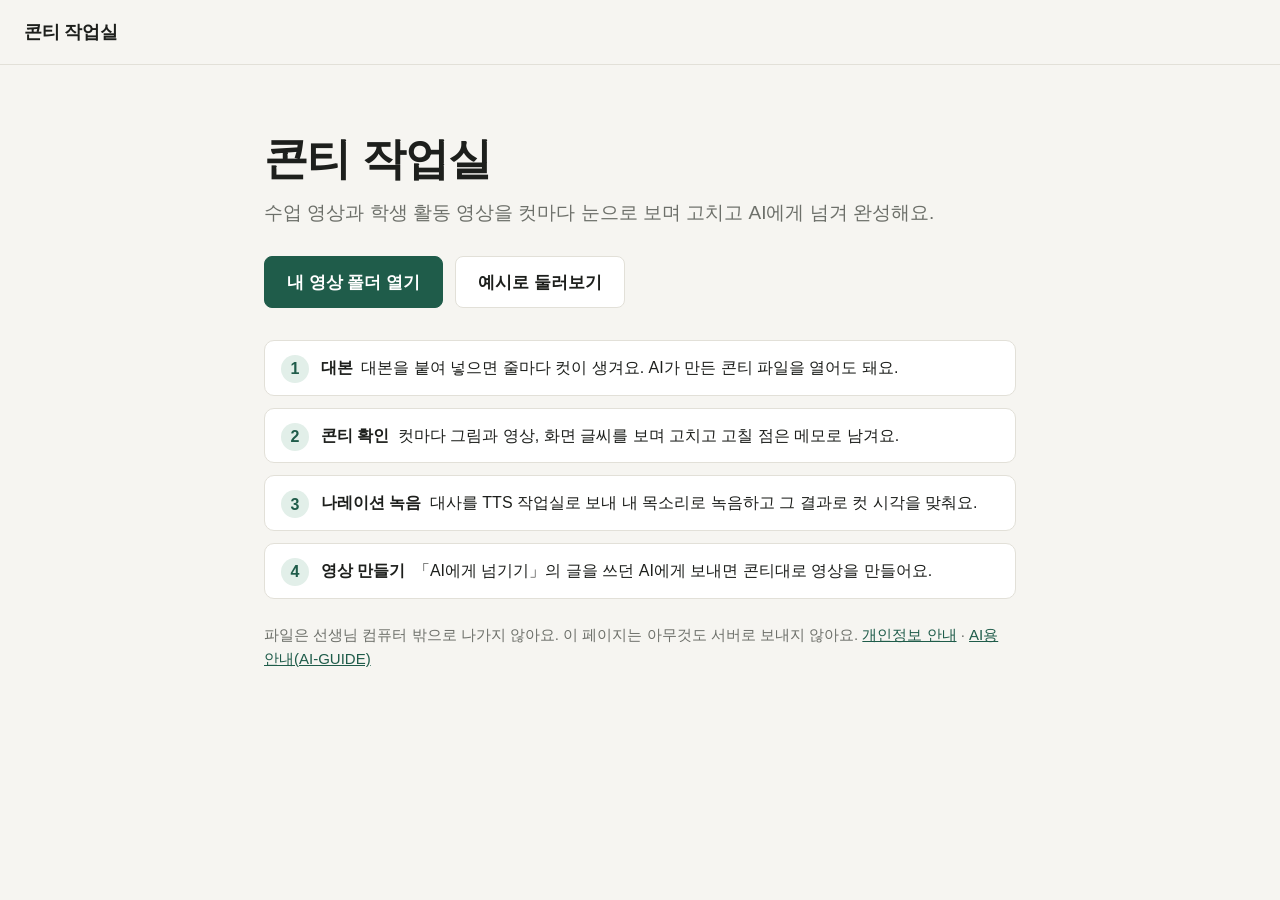
<file: index.html>
<!doctype html>
<html lang="ko">
<head>
  <meta charset="utf-8">
  <meta name="viewport" content="width=device-width, initial-scale=1">
  <meta http-equiv="Content-Security-Policy" content="default-src 'self'; img-src 'self' blob: data:; media-src 'self' blob:; style-src 'self'; script-src 'self'; connect-src 'self'; object-src 'none'; base-uri 'self'; form-action 'none'">
  <meta name="referrer" content="no-referrer">
  <title>콘티 작업실</title>
  <meta name="description" content="수업 영상과 학생 활동 영상을 컷마다 눈으로 보며 고치고 AI에게 넘겨 완성하는 교사용 콘티 편집기">
  <link rel="icon" href="data:image/svg+xml,%3Csvg xmlns='http://www.w3.org/2000/svg' viewBox='0 0 64 64'%3E%3Crect x='4' y='10' width='56' height='44' rx='8' fill='%231f5c4a'/%3E%3Crect x='12' y='18' width='18' height='12' rx='2' fill='%23fff'/%3E%3Crect x='34' y='18' width='18' height='12' rx='2' fill='%23fff'/%3E%3Crect x='12' y='34' width='18' height='12' rx='2' fill='%23fff'/%3E%3Crect x='34' y='34' width='18' height='12' rx='2' fill='%23f0b400'/%3E%3C/svg%3E">
  <link rel="apple-touch-icon" href="apple-touch-icon.png">
  <meta name="apple-mobile-web-app-title" content="콘티 작업실">
  <link rel="stylesheet" href="style.css?v=4">
</head>
<body class="start-mode">
  <header class="top">
    <button id="home" class="brand" title="첫 화면으로">콘티 작업실</button>
    <span id="where" class="where"></span>
    <div class="pick">
      <select id="pick" aria-label="콘티 고르기"></select>
    </div>
    <span id="save" class="save" aria-live="polite"></span>
    <div class="tools">
      <button id="new" class="btn small">새 콘티</button>
      <button id="undo" class="btn small" title="되돌리기 (⌘Z / Ctrl+Z)" disabled>되돌리기</button>
      <a class="btn small" href="terms.html" target="_blank" rel="noopener">용어 사전</a>
      <button id="hist" class="btn small">지난 판</button>
      <button id="handoff" class="btn small primary">AI에게 넘기기</button>
    </div>
  </header>

  <main id="main">
    <p class="muted">불러오는 중…</p>
  </main>

  <div id="banner" class="banner hidden" role="status"></div>

  <dialog id="picker" aria-labelledby="picker-title">
    <div class="dlg-head">
      <h2 id="picker-title">그림 고르기</h2>
      <input id="picker-q" type="search" placeholder="파일 이름으로 찾기" aria-label="파일 이름으로 찾기">
      <button class="btn" data-close>닫기</button>
    </div>
    <div class="dlg-body">
      <p id="picker-hint" class="hint"></p>
      <div id="picker-grid" class="pgrid"></div>
    </div>
  </dialog>

  <dialog id="info" aria-labelledby="info-title">
    <div class="dlg-head">
      <h2 id="info-title"></h2>
      <button class="btn" data-close>닫기</button>
    </div>
    <div id="info-body" class="dlg-body"></div>
  </dialog>

  <script type="module" src="app.js?v=4"></script>
</body>
</html>
</file>
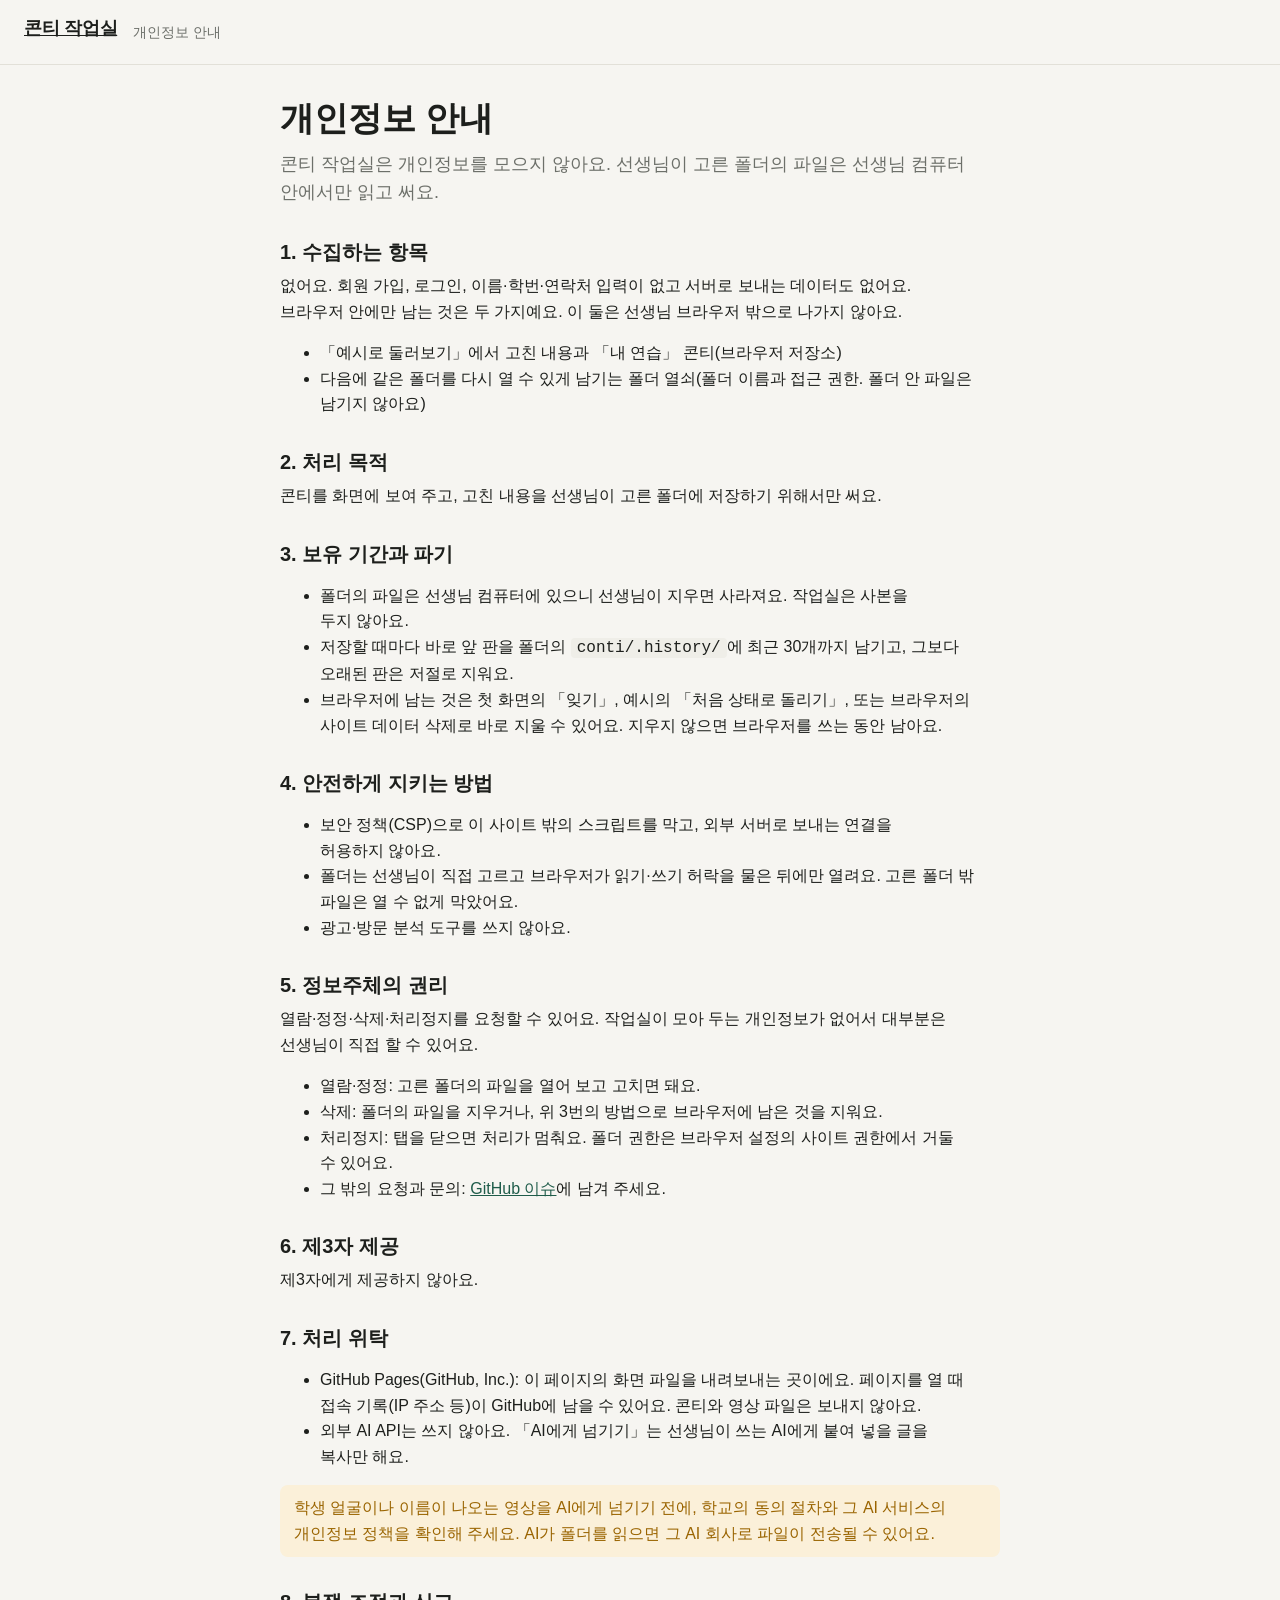
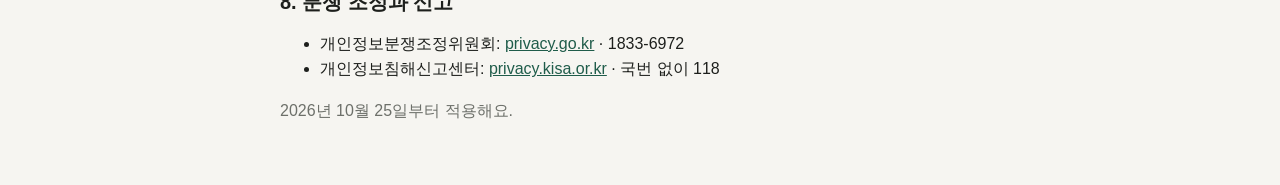
<file: privacy.html>
<!doctype html>
<html lang="ko">
<head>
  <meta charset="utf-8">
  <meta name="viewport" content="width=device-width, initial-scale=1">
  <meta http-equiv="Content-Security-Policy" content="default-src 'self'; img-src 'self' data:; style-src 'self'; script-src 'none'; object-src 'none'; base-uri 'self'; form-action 'none'">
  <meta name="referrer" content="no-referrer">
  <title>개인정보 안내 · 콘티 작업실</title>
  <link rel="stylesheet" href="style.css">
</head>
<body>
  <header class="top">
    <a class="brand" href="./">콘티 작업실</a>
    <span class="where">개인정보 안내</span>
  </header>
  <main class="doc">
    <h1>개인정보 안내</h1>
    <p class="lead">콘티 작업실은 개인정보를 모으지 않아요. 선생님이 고른 폴더의 파일은 선생님 컴퓨터 안에서만 읽고 써요.</p>

    <h2>1. 수집하는 항목</h2>
    <p>없어요. 회원 가입, 로그인, 이름·학번·연락처 입력이 없고 서버로 보내는 데이터도 없어요.</p>
    <p>브라우저 안에만 남는 것은 두 가지예요. 이 둘은 선생님 브라우저 밖으로 나가지 않아요.</p>
    <ul>
      <li>「예시로 둘러보기」에서 고친 내용과 「내 연습」 콘티(브라우저 저장소)</li>
      <li>다음에 같은 폴더를 다시 열 수 있게 남기는 폴더 열쇠(폴더 이름과 접근 권한. 폴더 안 파일은 남기지 않아요)</li>
    </ul>

    <h2>2. 처리 목적</h2>
    <p>콘티를 화면에 보여 주고, 고친 내용을 선생님이 고른 폴더에 저장하기 위해서만 써요.</p>

    <h2>3. 보유 기간과 파기</h2>
    <ul>
      <li>폴더의 파일은 선생님 컴퓨터에 있으니 선생님이 지우면 사라져요. 작업실은 사본을 두지 않아요.</li>
      <li>저장할 때마다 바로 앞 판을 폴더의 <code>conti/.history/</code>에 최근 30개까지 남기고, 그보다 오래된 판은 저절로 지워요.</li>
      <li>브라우저에 남는 것은 첫 화면의 「잊기」, 예시의 「처음 상태로 돌리기」, 또는 브라우저의 사이트 데이터 삭제로 바로 지울 수 있어요. 지우지 않으면 브라우저를 쓰는 동안 남아요.</li>
    </ul>

    <h2>4. 안전하게 지키는 방법</h2>
    <ul>
      <li>보안 정책(CSP)으로 이 사이트 밖의 스크립트를 막고, 외부 서버로 보내는 연결을 허용하지 않아요.</li>
      <li>폴더는 선생님이 직접 고르고 브라우저가 읽기·쓰기 허락을 물은 뒤에만 열려요. 고른 폴더 밖 파일은 열 수 없게 막았어요.</li>
      <li>광고·방문 분석 도구를 쓰지 않아요.</li>
    </ul>

    <h2>5. 정보주체의 권리</h2>
    <p>열람·정정·삭제·처리정지를 요청할 수 있어요. 작업실이 모아 두는 개인정보가 없어서 대부분은 선생님이 직접 할 수 있어요.</p>
    <ul>
      <li>열람·정정: 고른 폴더의 파일을 열어 보고 고치면 돼요.</li>
      <li>삭제: 폴더의 파일을 지우거나, 위 3번의 방법으로 브라우저에 남은 것을 지워요.</li>
      <li>처리정지: 탭을 닫으면 처리가 멈춰요. 폴더 권한은 브라우저 설정의 사이트 권한에서 거둘 수 있어요.</li>
      <li>그 밖의 요청과 문의: <a href="https://github.com/N-lifescience/conti-studio/issues">GitHub 이슈</a>에 남겨 주세요.</li>
    </ul>

    <h2>6. 제3자 제공</h2>
    <p>제3자에게 제공하지 않아요.</p>

    <h2>7. 처리 위탁</h2>
    <ul>
      <li>GitHub Pages(GitHub, Inc.): 이 페이지의 화면 파일을 내려보내는 곳이에요. 페이지를 열 때 접속 기록(IP 주소 등)이 GitHub에 남을 수 있어요. 콘티와 영상 파일은 보내지 않아요.</li>
      <li>외부 AI API는 쓰지 않아요. 「AI에게 넘기기」는 선생님이 쓰는 AI에게 붙여 넣을 글을 복사만 해요.</li>
    </ul>
    <p class="warnbox">학생 얼굴이나 이름이 나오는 영상을 AI에게 넘기기 전에, 학교의 동의 절차와 그 AI 서비스의 개인정보 정책을 확인해 주세요. AI가 폴더를 읽으면 그 AI 회사로 파일이 전송될 수 있어요.</p>

    <h2>8. 분쟁 조정과 신고</h2>
    <ul>
      <li>개인정보분쟁조정위원회: <a href="https://www.privacy.go.kr">privacy.go.kr</a> · 1833-6972</li>
      <li>개인정보침해신고센터: <a href="https://privacy.kisa.or.kr">privacy.kisa.or.kr</a> · 국번 없이 118</li>
    </ul>
    <p class="muted">2026년 10월 25일부터 적용해요.</p>
  </main>
</body>
</html>
</file>
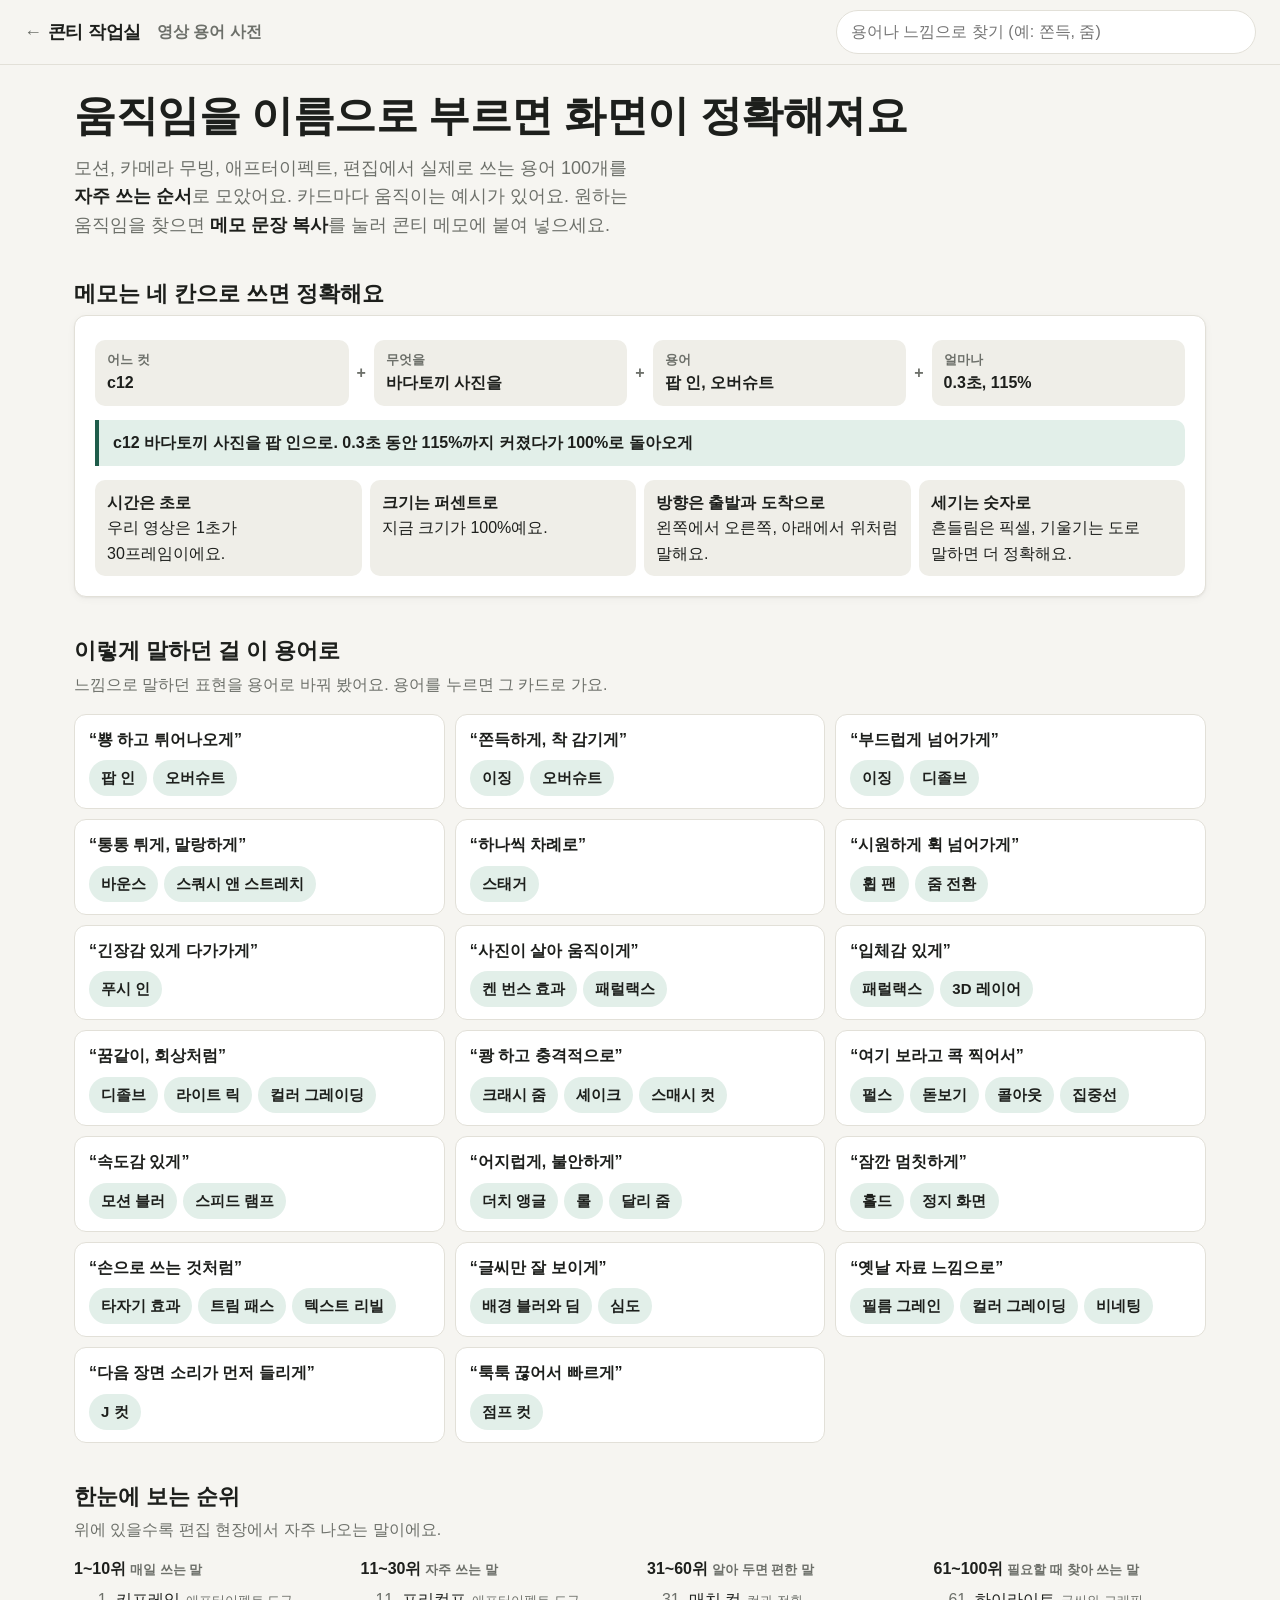
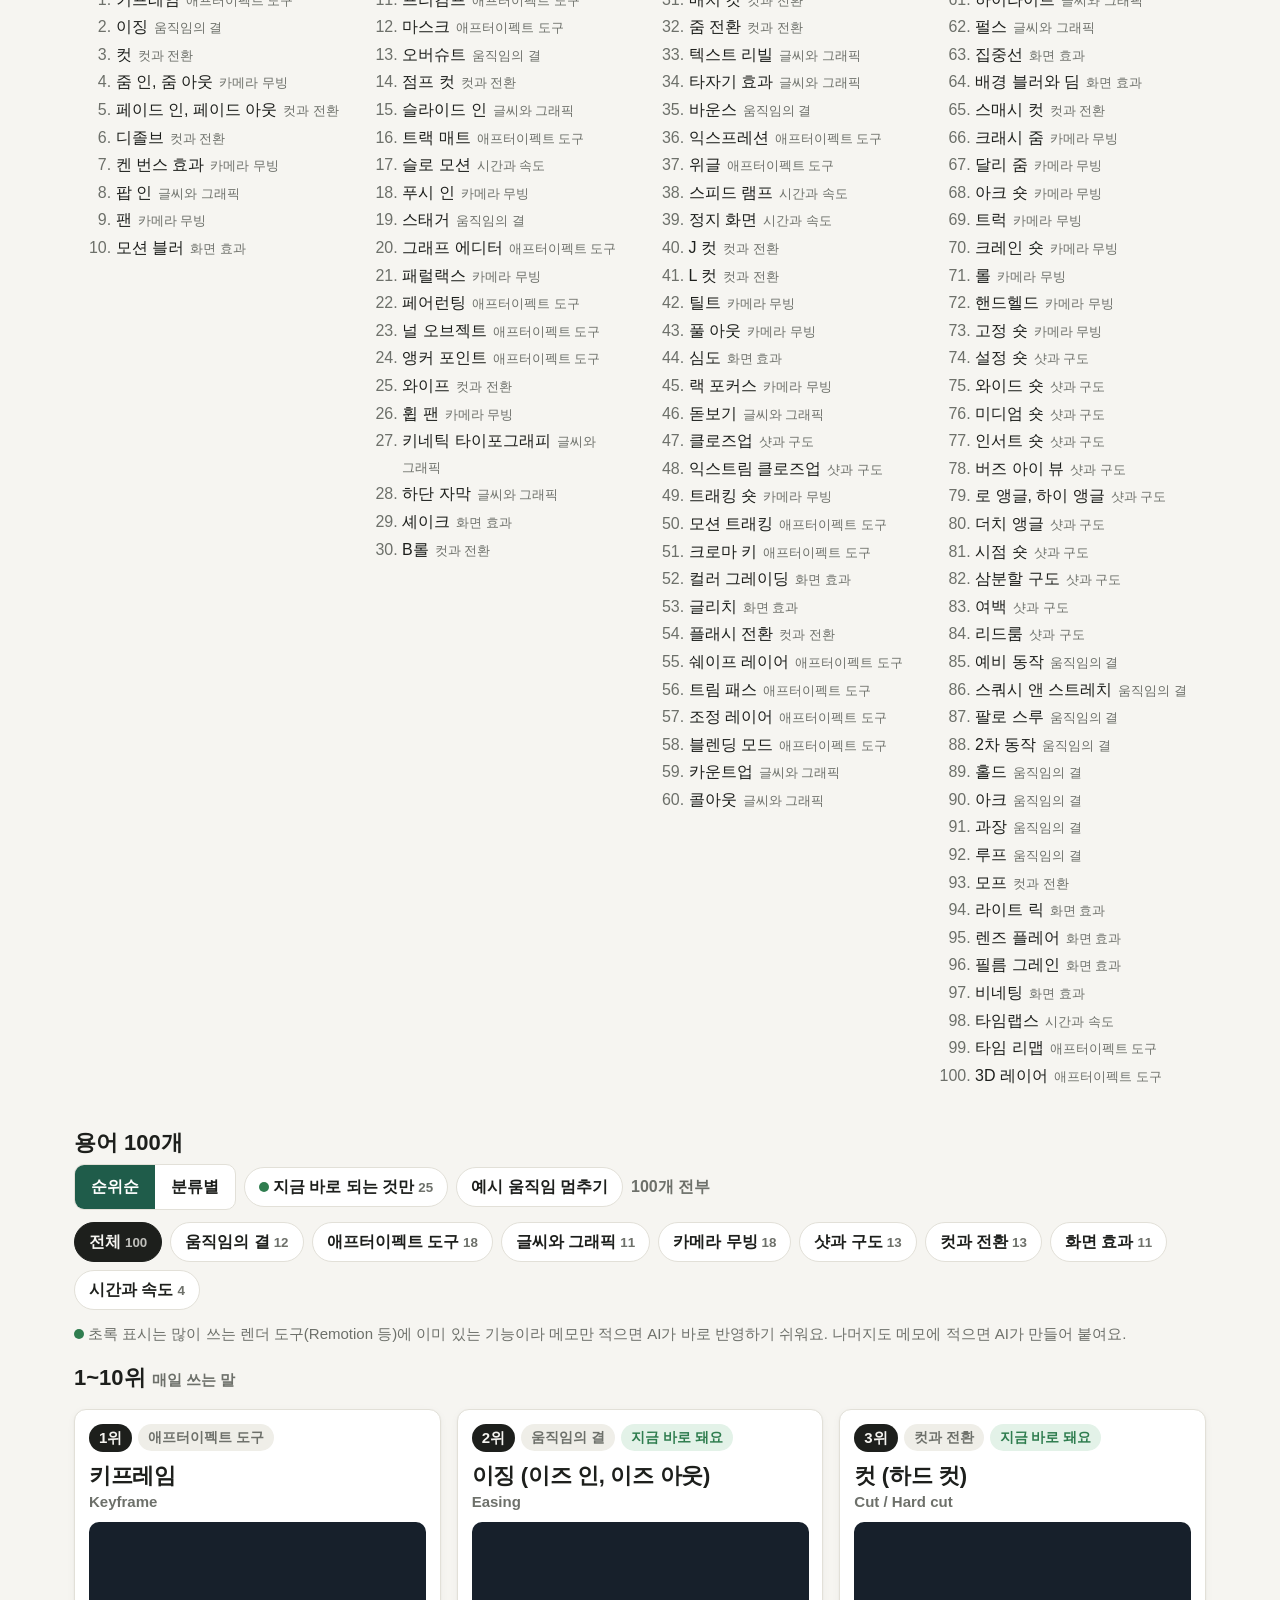
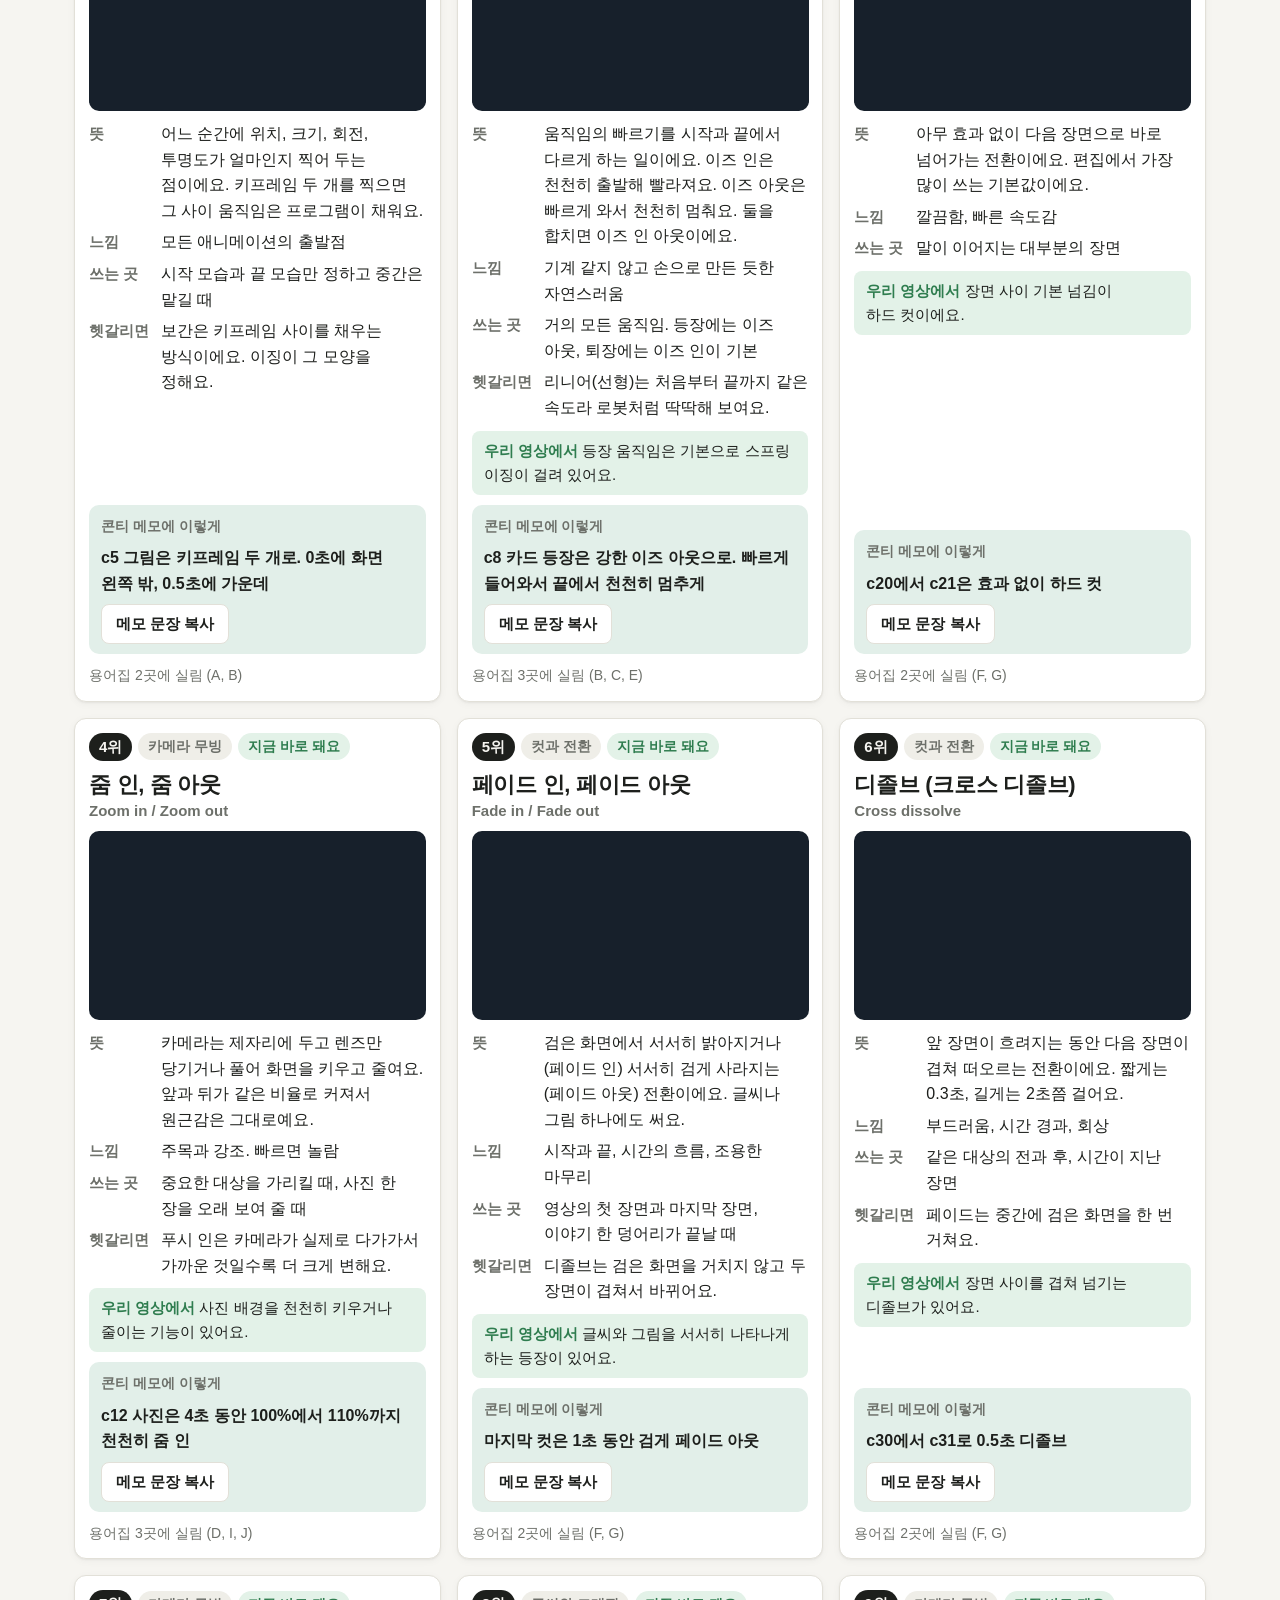
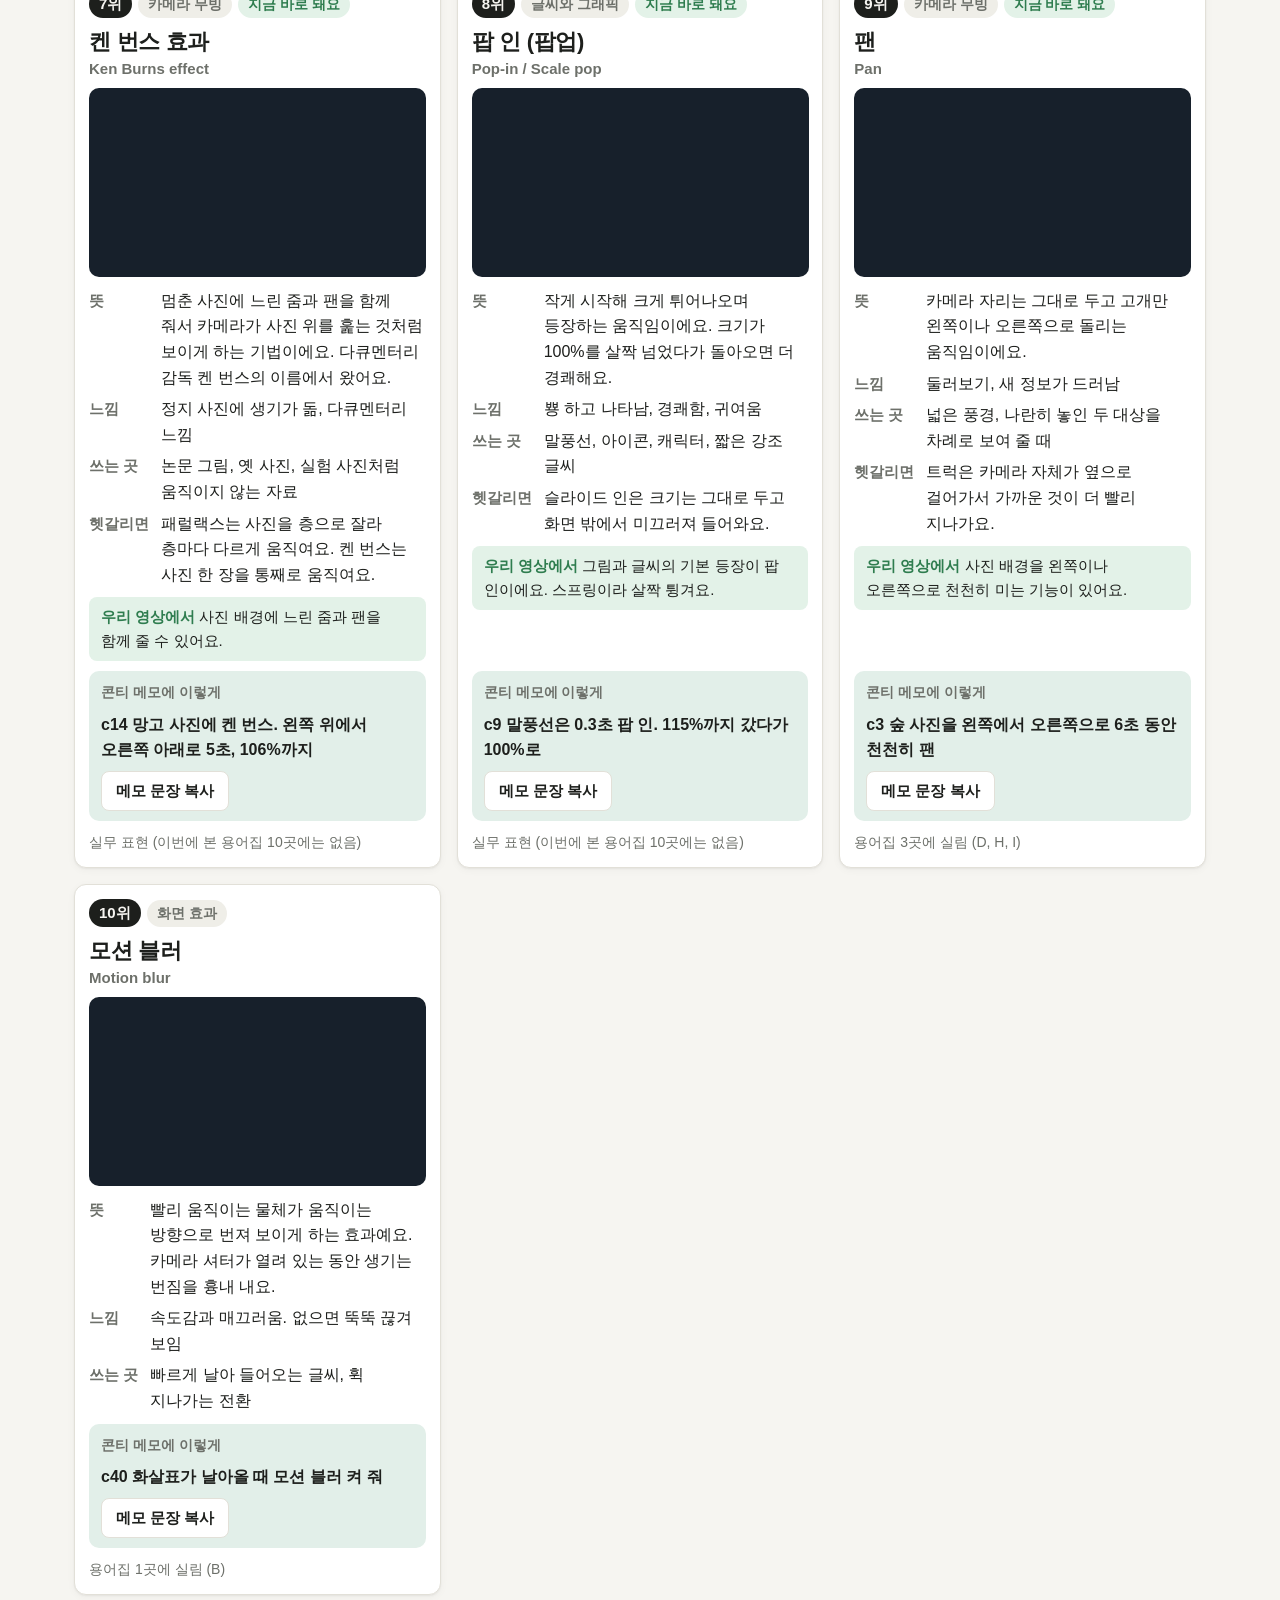
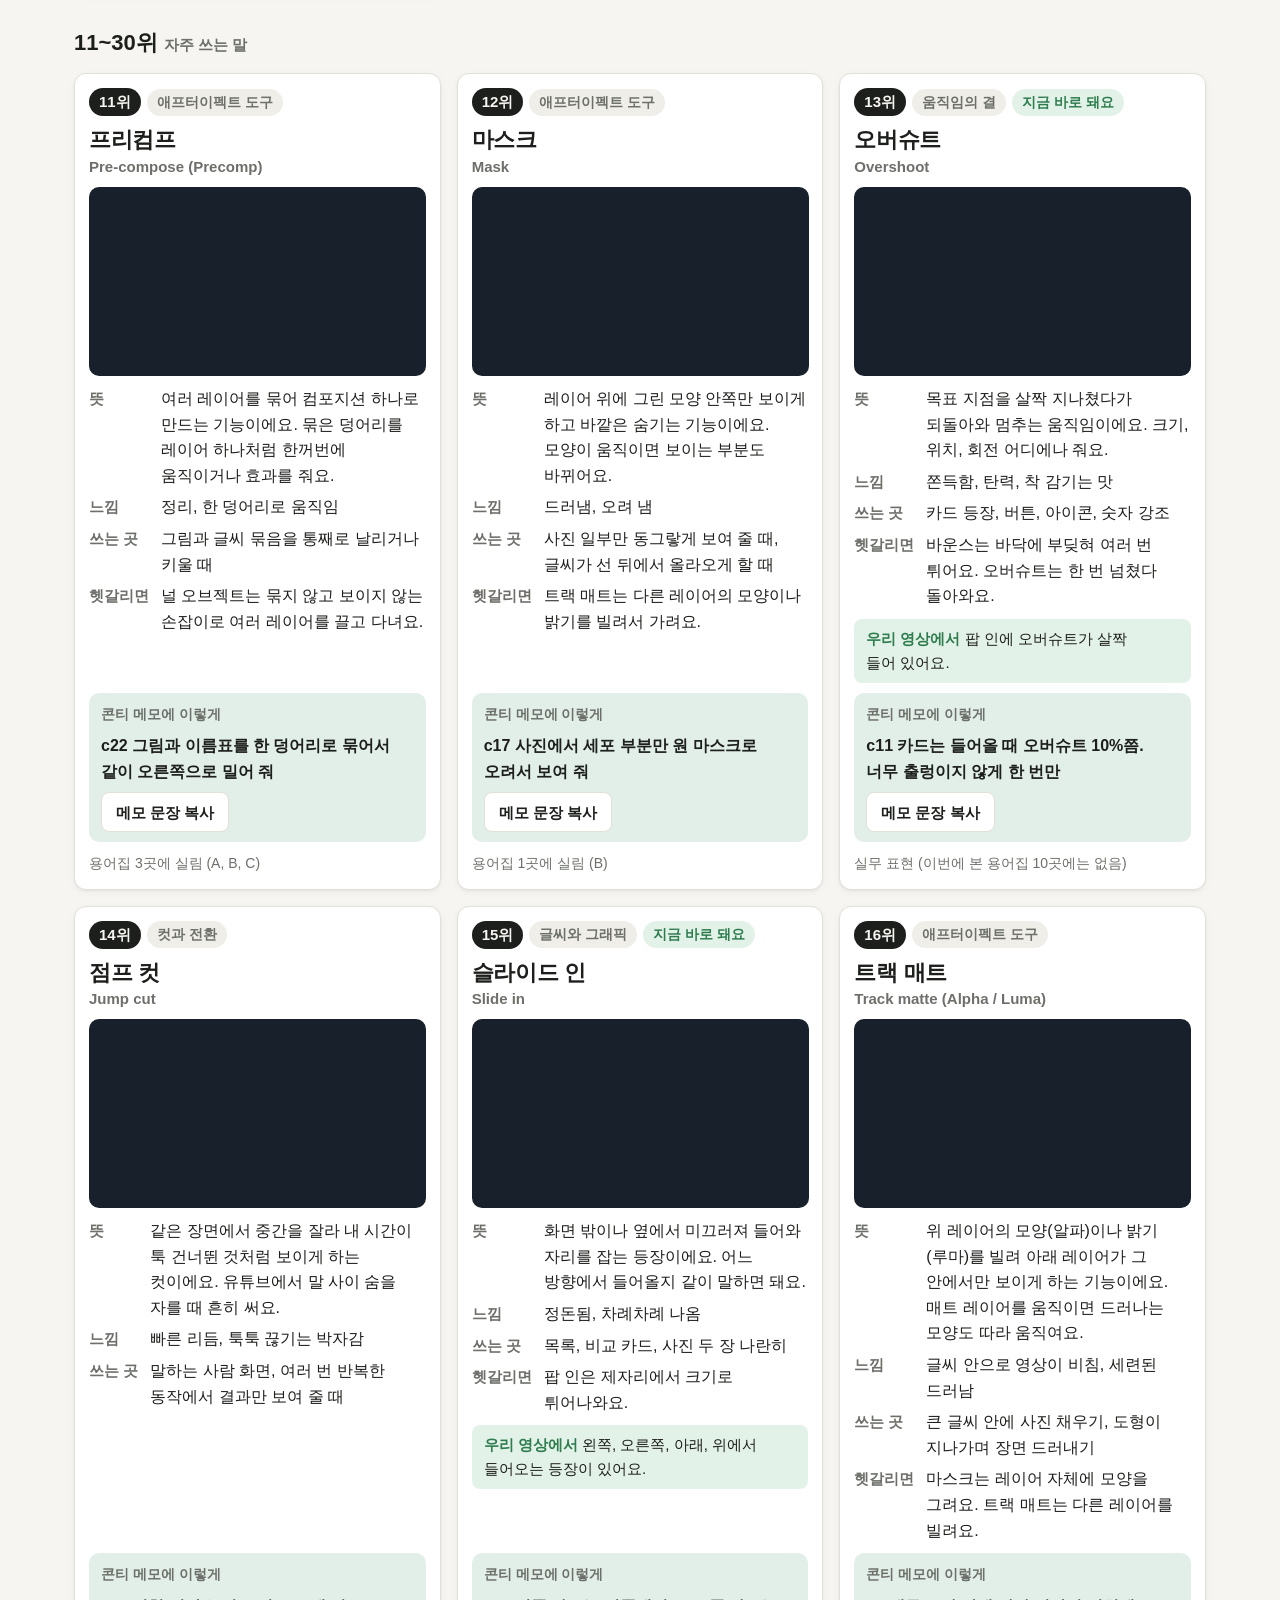
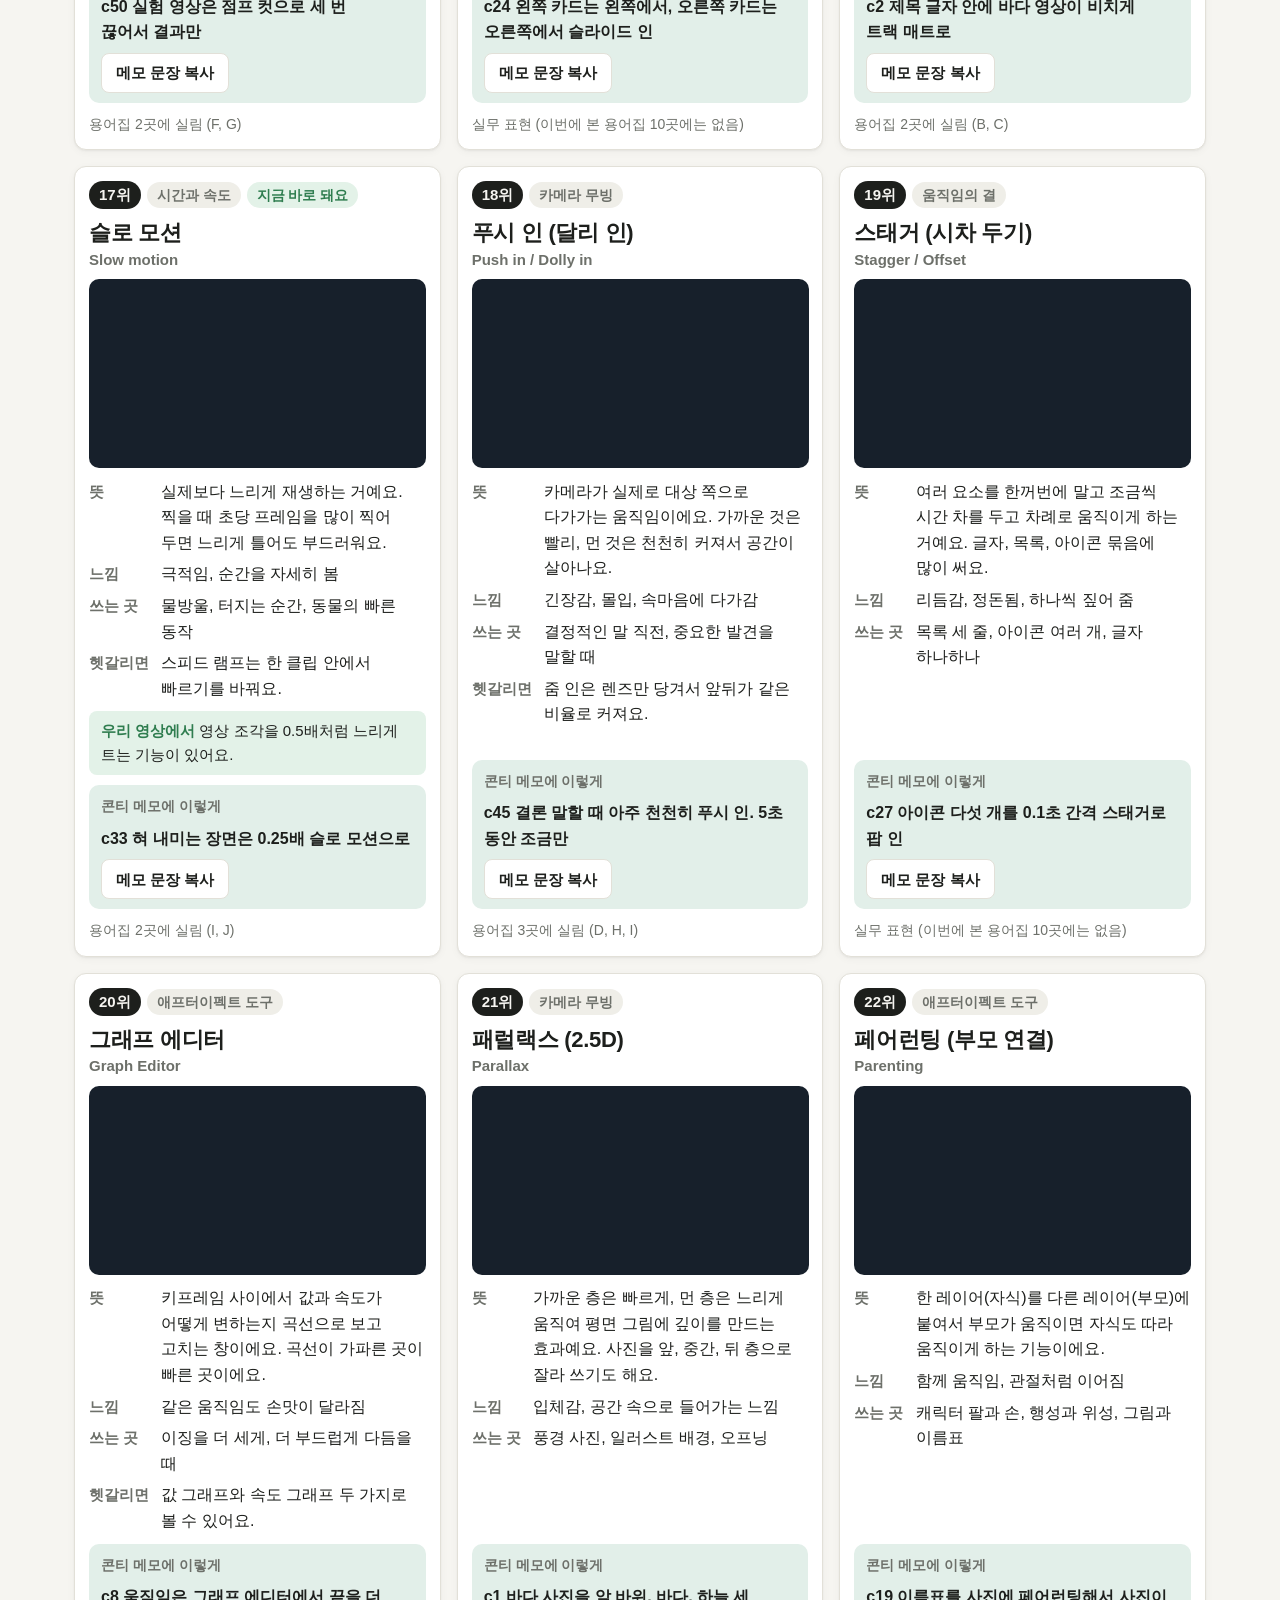
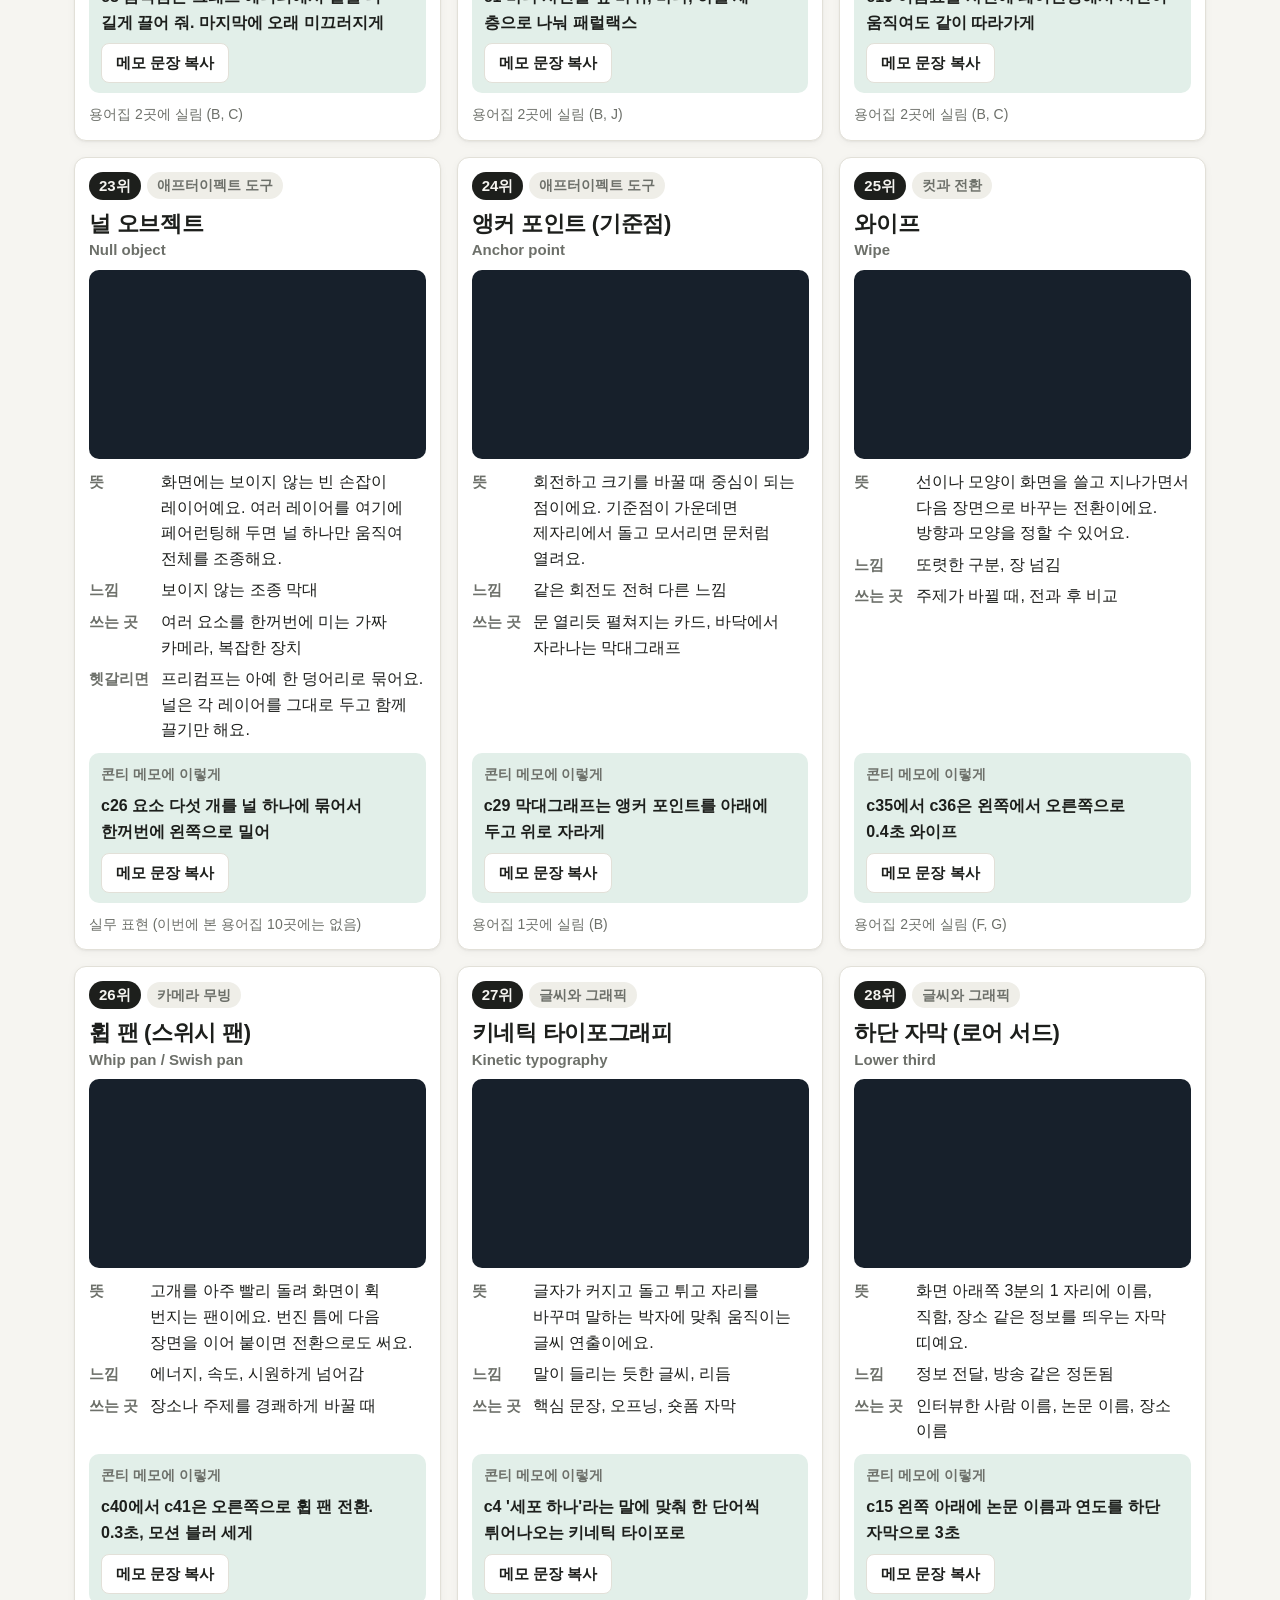
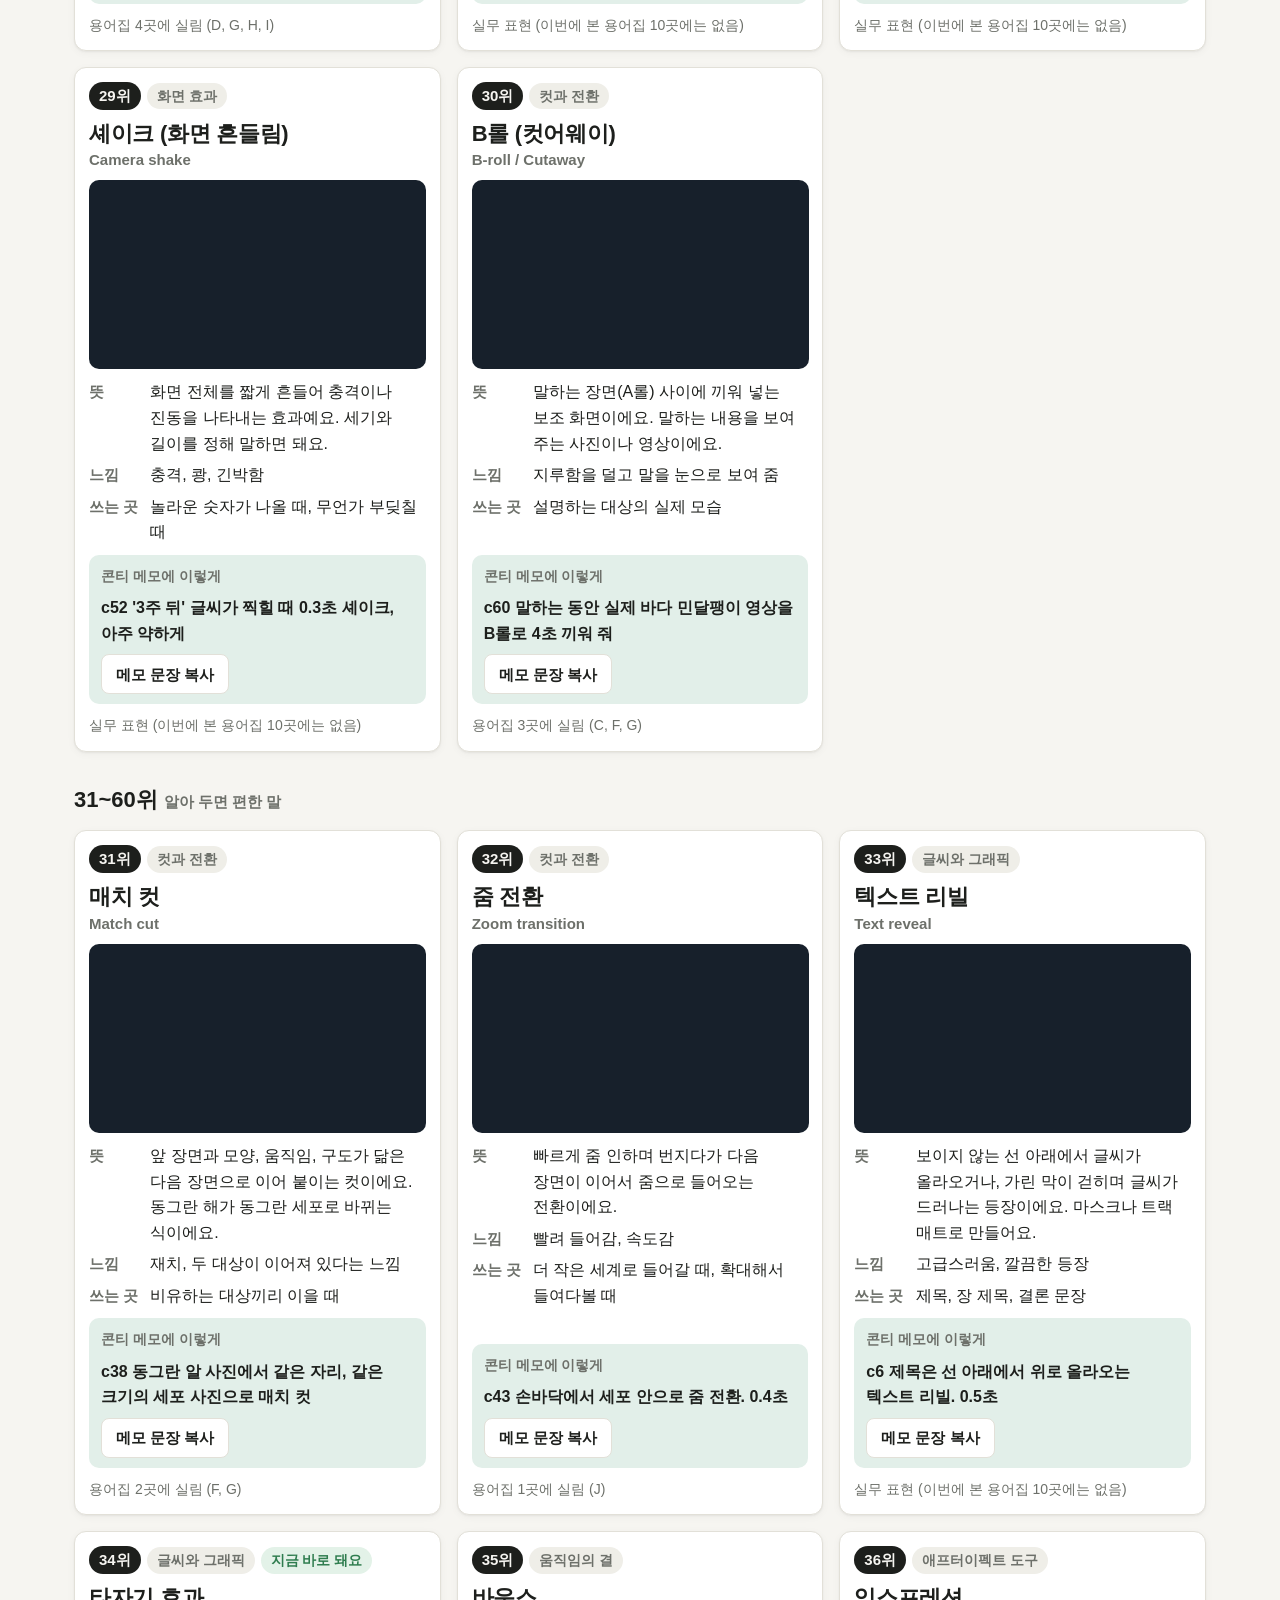
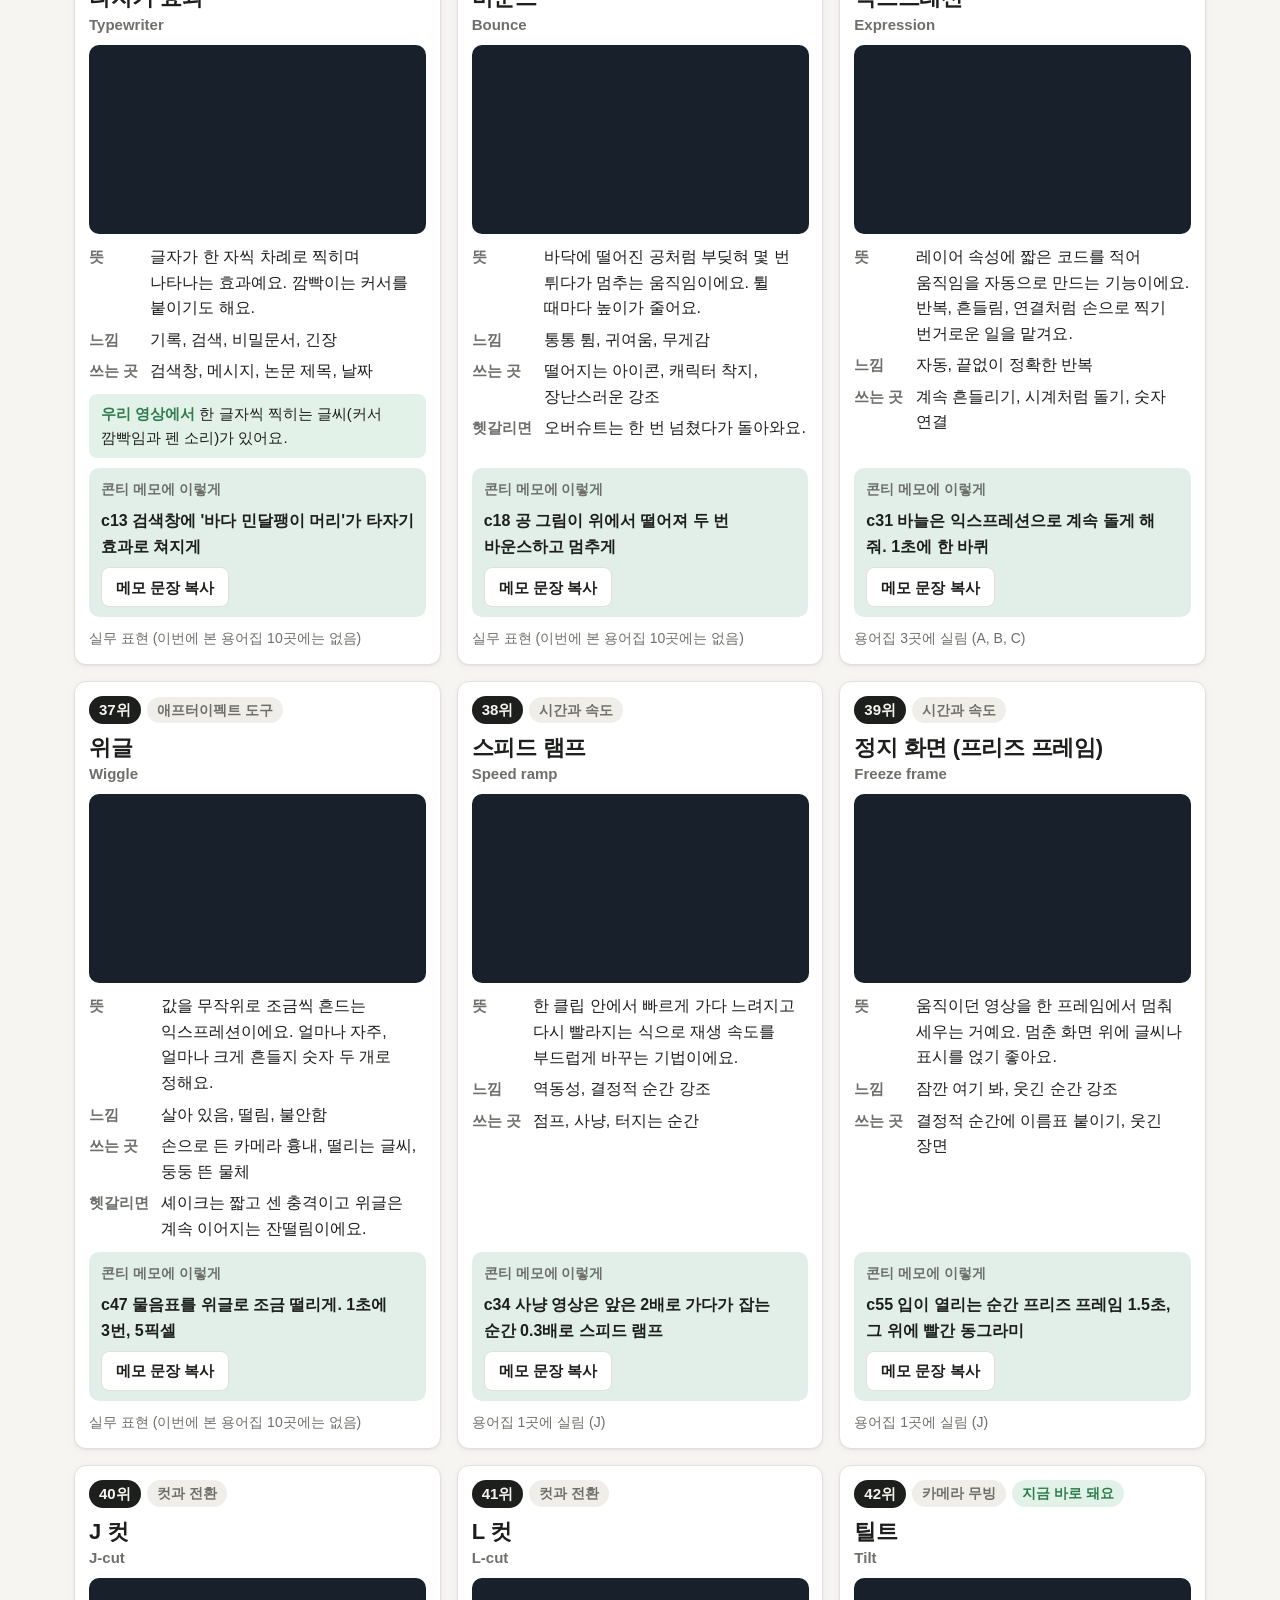
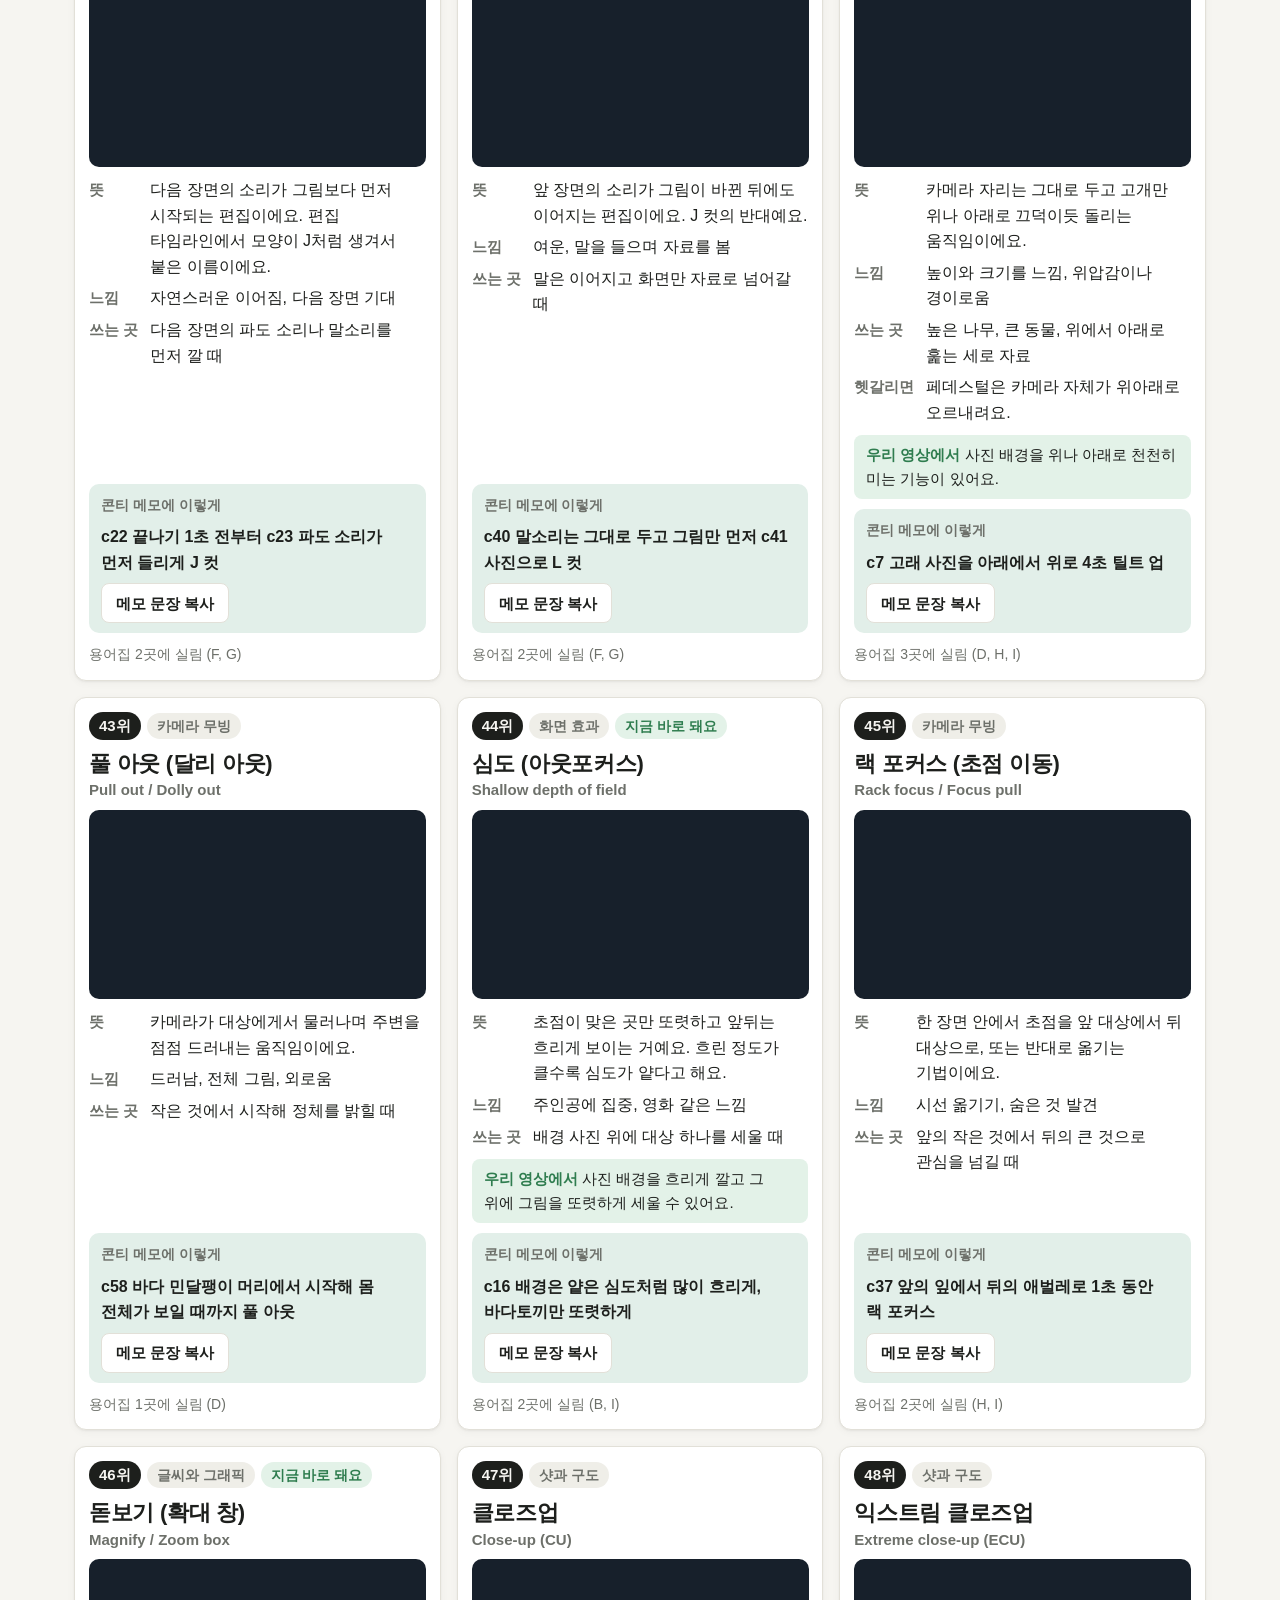
<file: terms.html>
<!doctype html>
<html lang="ko">
<head>
  <meta charset="utf-8">
  <meta name="viewport" content="width=device-width, initial-scale=1">
  <meta http-equiv="Content-Security-Policy" content="default-src 'self'; img-src 'self' data:; style-src 'self'; script-src 'self'; object-src 'none'; base-uri 'self'; form-action 'none'">
  <meta name="referrer" content="no-referrer">
  <title>영상 용어 사전</title>
  <link rel="icon" href="data:image/svg+xml,%3Csvg xmlns='http://www.w3.org/2000/svg' viewBox='0 0 64 64'%3E%3Crect x='4' y='10' width='56' height='44' rx='8' fill='%231f5c4a'/%3E%3Cpath d='M26 22 L44 32 L26 42 Z' fill='%23f0b400'/%3E%3C/svg%3E">
  <link rel="apple-touch-icon" href="apple-touch-icon.png">
  <link rel="stylesheet" href="terms.css">
</head>
<body>
  <header class="top">
    <a class="brand" href="./">콘티 작업실</a>
    <span class="page-name">영상 용어 사전</span>
    <div class="find">
      <input id="q" type="search" placeholder="용어나 느낌으로 찾기 (예: 쫀득, 줌)" aria-label="용어 찾기" autocomplete="off">
    </div>
  </header>

  <main>
    <section class="hero hero-top">
      <h1>움직임을 이름으로 부르면 화면이 정확해져요</h1>
      <p>모션, 카메라 무빙, 애프터이펙트, 편집에서 실제로 쓰는 용어 100개를 <strong>자주 쓰는 순서</strong>로 모았어요. 카드마다 움직이는 예시가 있어요. 원하는 움직임을 찾으면 <strong>메모 문장 복사</strong>를 눌러 콘티 메모에 붙여 넣으세요.</p>
    </section>

    <section aria-labelledby="h-formula">
      <h2 id="h-formula">메모는 네 칸으로 쓰면 정확해요</h2>
      <div class="box">
        <div class="formula">
          <div class="part"><b>어느 컷</b><span>c12</span></div>
          <span class="plus" aria-hidden="true">+</span>
          <div class="part"><b>무엇을</b><span>바다토끼 사진을</span></div>
          <span class="plus" aria-hidden="true">+</span>
          <div class="part"><b>용어</b><span>팝 인, 오버슈트</span></div>
          <span class="plus" aria-hidden="true">+</span>
          <div class="part"><b>얼마나</b><span>0.3초, 115%</span></div>
        </div>
        <p class="example">c12 바다토끼 사진을 팝 인으로. 0.3초 동안 115%까지 커졌다가 100%로 돌아오게</p>
        <ul class="tips">
          <li><b>시간은 초로</b>우리 영상은 1초가 30프레임이에요.</li>
          <li><b>크기는 퍼센트로</b>지금 크기가 100%예요.</li>
          <li><b>방향은 출발과 도착으로</b>왼쪽에서 오른쪽, 아래에서 위처럼 말해요.</li>
          <li><b>세기는 숫자로</b>흔들림은 픽셀, 기울기는 도로 말하면 더 정확해요.</li>
        </ul>
      </div>
    </section>

    <section aria-labelledby="h-feels">
      <h2 id="h-feels">이렇게 말하던 걸 이 용어로</h2>
      <p class="lead">느낌으로 말하던 표현을 용어로 바꿔 봤어요. 용어를 누르면 그 카드로 가요.</p>
      <div class="feels" id="feels"></div>
    </section>

    <section aria-labelledby="h-ranks">
      <h2 id="h-ranks">한눈에 보는 순위</h2>
      <p class="lead">위에 있을수록 편집 현장에서 자주 나오는 말이에요.</p>
      <div class="ranks" id="ranks"></div>
    </section>

    <section aria-labelledby="h-all">
      <h2 id="h-all">용어 100개</h2>
      <div class="controls" id="controls"></div>
      <div class="grid" id="grid"></div>
    </section>

    <footer class="foot">
      <h2>순위는 이렇게 정했어요</h2>
      <p>정확한 통계는 아니에요. 아래 업계 용어집 10곳에 몇 번 실렸는지를 먼저 보고 편집 튜토리얼과 유튜브 편집 지시에서 얼마나 자주 쓰는지를 함께 따져 정했어요. 카드 맨 아래 글자가 그 용어가 실린 용어집이에요. 뜻풀이는 여러 자료를 보고 우리말로 새로 썼어요.</p>
      <ol id="sources"></ol>
      <p>조사한 날: 2026년 10월 24일</p>
    </footer>
  </main>

  <script type="module" src="terms.js"></script>
</body>
</html>
</file>
<file: style.css>
/* 콘티 작업실(교사판) — TTS 작업실과 같은 색 체계 */
:root {
  --bg: #f6f5f1;
  --surface: #ffffff;
  --sunk: #efeee8;
  --line: #e2e0d8;
  --text: #1d1f1c;
  --muted: #6d706a;
  --accent: #1f5c4a;
  --accent-soft: #e2efe9;
  --accent-text: #ffffff;
  --ok: #2f7d4f;
  --ok-soft: #e3f2e8;
  --bad: #b3372b;
  --bad-soft: #fbe7e4;
  --warn: #9a6400;
  --warn-soft: #fbf0d9;
  --viewer: #8a5a00;
  --viewer-soft: #fff3cf;
  --shadow: 0 1px 2px rgb(0 0 0 / 0.05), 0 2px 8px rgb(0 0 0 / 0.04);
  --radius: 10px;
  --font: "Pretendard", "Pretendard Variable", -apple-system, BlinkMacSystemFont, "Apple SD Gothic Neo", "Noto Sans KR", "Malgun Gothic", sans-serif;
  color-scheme: light;
}
@media (prefers-color-scheme: dark) {
  :root:not([data-theme="light"]) {
    --bg: #151715;
    --surface: #1d201d;
    --sunk: #181a18;
    --line: #333833;
    --text: #e8ebe6;
    --muted: #9aa097;
    --accent: #5fb898;
    --accent-soft: #1f3a30;
    --accent-text: #0d1a14;
    --ok: #6cc28f;
    --ok-soft: #1c3325;
    --bad: #f08476;
    --bad-soft: #3d201c;
    --warn: #e0b35a;
    --warn-soft: #3a2f16;
    --viewer: #e8c162;
    --viewer-soft: #3a3418;
    --shadow: none;
    color-scheme: dark;
  }
}

* { box-sizing: border-box; }
html { -webkit-text-size-adjust: 100%; }
body {
  margin: 0;
  background: var(--bg);
  color: var(--text);
  font-family: var(--font);
  font-size: 16px;
  line-height: 1.6;
  word-break: keep-all;
  overflow-wrap: anywhere;
}
h1, h2, h3 { text-wrap: balance; line-height: 1.3; margin: 0; }
p { text-wrap: pretty; margin: 0; }
button, input, select, textarea { font: inherit; color: inherit; }
button { cursor: pointer; }
:focus-visible { outline: 3px solid var(--accent); outline-offset: 2px; }
.muted { color: var(--muted); }
.hidden { display: none !important; }

/* ── 버튼 ── */
.btn {
  min-height: 44px;
  padding: 8px 16px;
  border-radius: 8px;
  border: 1px solid var(--line);
  background: var(--surface);
  font-weight: 600;
  white-space: nowrap;
}
.btn:hover { border-color: var(--muted); }
a.btn { display: inline-flex; align-items: center; color: var(--text); text-decoration: none; }
.btn.primary { background: var(--accent); border-color: var(--accent); color: var(--accent-text); }
.btn.small { min-height: 36px; padding: 4px 12px; font-size: 15px; }
.btn.ghost { background: transparent; border-color: transparent; color: var(--muted); }
.btn.ghost:hover { color: var(--text); background: var(--sunk); }
.btn[disabled] { opacity: 0.5; cursor: default; }

/* ── 머리 띠 ── */
.top {
  position: sticky;
  top: 0;
  z-index: 20;
  display: flex;
  flex-wrap: wrap;
  align-items: center;
  gap: 8px 16px;
  padding: 10px 24px;
  background: color-mix(in srgb, var(--bg) 92%, transparent);
  backdrop-filter: blur(8px);
  border-bottom: 1px solid var(--line);
}
.brand { font: inherit; font-size: 18px; font-weight: 800; letter-spacing: -0.3px; color: var(--text); background: none; border: 0; padding: 4px 0; cursor: pointer; min-height: 44px; }
.where { font-size: 14px; color: var(--muted); white-space: nowrap; }
body.start-mode .pick, body.start-mode .tools, body.start-mode .save, body.start-mode .where { display: none; }
.pick { flex: 1 1 320px; min-width: 0; display: flex; gap: 8px; }
.pick select {
  flex: 1;
  min-width: 0;
  min-height: 44px;
  padding: 6px 10px;
  border-radius: 8px;
  border: 1px solid var(--line);
  background: var(--surface);
}
.save { font-size: 14px; color: var(--muted); white-space: nowrap; }
.save.dirty { color: var(--warn); }
.save.err { color: var(--bad); font-weight: 700; }
.tools { display: flex; gap: 6px; flex-wrap: wrap; }

main { max-width: 1280px; margin: 0 auto; padding: 20px 24px 120px; }

/* ── 순서 안내 ── */
.flow {
  display: flex;
  flex-wrap: wrap;
  gap: 6px;
  margin: 0 0 16px;
  padding: 0;
  list-style: none;
  font-size: 14px;
}
.flow li { padding: 4px 12px; border-radius: 99px; background: var(--sunk); color: var(--muted); }
.flow li.now { background: var(--accent); color: var(--accent-text); font-weight: 700; }

/* ── 약속 칸 ── */
.promise {
  display: grid;
  grid-template-columns: minmax(200px, 360px) 1fr;
  gap: 20px;
  padding: 18px;
  background: var(--surface);
  border: 1px solid var(--line);
  border-radius: var(--radius);
  box-shadow: var(--shadow);
}
.thumb {
  aspect-ratio: 16 / 9;
  border-radius: 8px;
  background: var(--sunk);
  overflow: hidden;
  display: grid;
  place-items: center;
  text-align: center;
  color: var(--muted);
  font-size: 15px;
  padding: 0;
}
.thumb img { width: 100%; height: 100%; object-fit: cover; display: block; }
.thumb .empty { padding: 16px; }
.field { display: grid; gap: 4px; margin-bottom: 12px; }
.field > span { font-size: 14px; font-weight: 700; color: var(--muted); }
.field input, .field textarea, .field select {
  width: 100%;
  min-height: 44px;
  padding: 8px 12px;
  border-radius: 8px;
  border: 1px solid var(--line);
  background: var(--surface);
  line-height: 1.5;
}
textarea { resize: vertical; }
.field textarea { field-sizing: content; min-height: 70px; }
.stats { display: flex; flex-wrap: wrap; gap: 6px 14px; font-size: 15px; color: var(--muted); }
.stats b { color: var(--text); }
.stats .warn b { color: var(--warn); }
.stats .bad b { color: var(--bad); }

.first5 { margin-top: 14px; }
.first5 h3 { font-size: 15px; margin-bottom: 6px; }
.strip { display: flex; gap: 8px; overflow-x: auto; padding-bottom: 4px; }
.strip button {
  flex: 0 0 auto;
  width: 160px;
  padding: 0;
  border: 1px solid var(--line);
  border-radius: 6px;
  background: var(--sunk);
  overflow: hidden;
  text-align: left;
}
.strip img { width: 100%; aspect-ratio: 16 / 9; object-fit: cover; display: block; }
.strip span { display: block; padding: 4px 8px; font-size: 13px; line-height: 1.4; color: var(--muted); }

/* ── 거르기 ── */
.filters {
  display: flex;
  flex-wrap: wrap;
  align-items: center;
  gap: 8px;
  margin: 22px 0 10px;
}
.chip {
  min-height: 40px;
  padding: 4px 14px;
  border-radius: 99px;
  border: 1px solid var(--line);
  background: var(--surface);
  font-size: 15px;
}
.chip[aria-pressed="true"] { background: var(--text); color: var(--bg); border-color: var(--text); font-weight: 700; }
.filters input[type="search"] {
  flex: 1 1 200px;
  min-height: 40px;
  padding: 6px 14px;
  border-radius: 99px;
  border: 1px solid var(--line);
  background: var(--surface);
}

/* ── 구간 제목 ── */
.section {
  margin: 30px 0 10px;
  display: flex;
  align-items: baseline;
  gap: 10px;
  font-size: 20px;
}
.section small { font-size: 14px; color: var(--muted); font-weight: 600; }

/* ── 컷 ── */
.cut {
  display: grid;
  grid-template-columns: minmax(280px, 46%) 1fr;
  gap: 18px;
  padding: 16px;
  margin-bottom: 12px;
  background: var(--surface);
  border: 1px solid var(--line);
  border-radius: var(--radius);
  box-shadow: var(--shadow);
  scroll-margin-top: 90px;
}
.cut.tall { grid-template-columns: minmax(200px, 300px) 1fr; }
.cut.fix { border-color: var(--bad); box-shadow: 0 0 0 1px var(--bad); }
.cut.ok { border-left: 6px solid var(--ok); }
.cut.flash { animation: flash 1.2s ease-out; }
@keyframes flash { from { box-shadow: 0 0 0 6px var(--accent-soft); } }

.cut-head { display: flex; flex-wrap: wrap; align-items: center; gap: 6px 10px; margin-bottom: 10px; }
.num { font-weight: 800; font-size: 17px; }
.time { font-variant-numeric: tabular-nums; color: var(--muted); font-size: 15px; }
.status { margin-left: auto; display: flex; gap: 6px; }
.status button {
  min-height: 40px;
  padding: 4px 12px;
  border-radius: 8px;
  border: 1px solid var(--line);
  background: var(--surface);
  font-size: 15px;
  font-weight: 600;
}
.status button.on-ok { background: var(--ok-soft); border-color: var(--ok); color: var(--ok); }
.status button.on-fix { background: var(--bad-soft); border-color: var(--bad); color: var(--bad); }

.block { margin-top: 12px; }
.block > h4 { margin: 0 0 6px; font-size: 14px; color: var(--muted); font-weight: 700; }
.plan { font-size: 15px; color: var(--muted); }

/* 대사 */
.lines { display: grid; gap: 4px; }
.line {
  display: grid;
  grid-template-columns: auto 1fr auto;
  align-items: start;
  gap: 8px;
  padding: 6px 8px;
  border-radius: 8px;
}
.line:hover, .line.peek { background: var(--sunk); }
.who {
  font-size: 13px;
  font-weight: 700;
  padding: 2px 8px;
  border-radius: 99px;
  background: var(--accent-soft);
  color: var(--accent);
  white-space: nowrap;
  margin-top: 2px;
}
.who.viewer { background: var(--viewer-soft); color: var(--viewer); }
.say-text { font-size: 17px; line-height: 1.55; }
.say-text.edited { color: var(--warn); }
.line .acts { display: flex; gap: 2px; }
.line textarea { width: 100%; min-height: 60px; padding: 6px 10px; border-radius: 6px; border: 1px solid var(--accent); }
.badge { display: inline-block; margin-left: 6px; padding: 0 8px; border-radius: 99px; font-size: 12px; font-weight: 700; background: var(--warn-soft); color: var(--warn); vertical-align: 2px; }
.was { display: block; font-size: 14px; color: var(--muted); text-decoration: line-through; }

/* 화면 글씨 */
.texts { display: grid; gap: 8px; }
.trow { display: grid; grid-template-columns: 76px 1fr; gap: 8px; align-items: start; }
.trow label { font-size: 14px; font-weight: 700; color: var(--muted); padding-top: 10px; }
.trow textarea {
  width: 100%;
  min-height: 44px;
  padding: 8px 12px;
  border-radius: 8px;
  border: 1px solid var(--line);
  background: var(--surface);
  line-height: 1.45;
  field-sizing: content;
}
.hint { font-size: 13px; color: var(--muted); margin-top: 4px; }

/* 그림 */
.media { display: flex; flex-wrap: wrap; gap: 8px; }
.mchip {
  display: flex;
  align-items: center;
  gap: 8px;
  max-width: 100%;
  min-height: 44px;
  padding: 4px 10px 4px 4px;
  border-radius: 8px;
  border: 1px solid var(--line);
  background: var(--surface);
  text-align: left;
  font-size: 14px;
}
.mchip img, .mchip .noimg { width: 52px; height: 36px; object-fit: cover; border-radius: 4px; background: var(--sunk); flex: none; }
.mchip b { display: block; font-size: 12px; color: var(--muted); }
.mchip span { min-width: 0; }

.memo h4 .dict { display: inline-block; margin: -8px 0 -8px 4px; padding: 8px 6px; font-size: 14px; font-weight: 600; color: var(--accent); }
.memo textarea {
  width: 100%;
  min-height: 64px;
  padding: 10px 12px;
  border-radius: 8px;
  border: 1px solid var(--line);
  background: var(--warn-soft);
  field-sizing: content;
}
.memo textarea:placeholder-shown { background: var(--surface); }

details.more { margin-top: 12px; border-top: 1px dashed var(--line); padding-top: 8px; }
details.more summary { cursor: pointer; min-height: 40px; display: flex; align-items: center; font-weight: 700; color: var(--muted); font-size: 15px; }
.grid2 { display: grid; grid-template-columns: repeat(auto-fill, minmax(150px, 1fr)); gap: 8px; }
.grid2 .field { margin: 0; }
.elrow { display: grid; grid-template-columns: 1fr auto; gap: 8px; align-items: center; padding: 6px 0; border-bottom: 1px solid var(--line); font-size: 14px; }
.elrow .nums { display: flex; flex-wrap: wrap; gap: 6px; }
.elrow .nums label { display: flex; align-items: center; gap: 4px; color: var(--muted); }
.elrow input { width: 76px; min-height: 36px; padding: 4px 6px; border-radius: 6px; border: 1px solid var(--line); background: var(--surface); }
.row-acts { display: flex; flex-wrap: wrap; gap: 6px; margin-top: 10px; }

/* ── 화면 미리보기 ── */
.stage-wrap { position: sticky; top: 84px; align-self: start; }
.stage {
  position: relative;
  aspect-ratio: 16 / 9;
  border-radius: 8px;
  overflow: hidden;
  background: #e9e4d6;
  container-type: inline-size;
  touch-action: none;
  user-select: none;
}
.tall .stage { aspect-ratio: 9 / 16; }
.stage > img.still, .stage > img.bg { position: absolute; inset: 0; width: 100%; height: 100%; object-fit: cover; }
.stage .empty { position: absolute; inset: 0; display: grid; place-items: center; color: #6d706a; font-size: 14px; text-align: center; padding: 12px; }
.stage .el {
  position: absolute;
  transform: translate(-50%, -50%);
  border: 2px dashed rgb(31 92 74 / 0.9);
  background: rgb(255 255 255 / 0.55);
  color: #1d1f1c;
  font-weight: 800;
  text-align: center;
  line-height: 1.15;
  white-space: pre-line;
  cursor: grab;
  border-radius: 6px;
  padding: 0.2em 0.4em;
}
.stage .el:focus-visible { outline: 3px solid #f0b400; }
.stage .el.sel { border-style: solid; border-color: #f0b400; background: rgb(255 246 214 / 0.8); }
.stage .el img { display: block; height: 100%; width: auto; pointer-events: none; }
.stage .el.media { padding: 0; background: transparent; }
.stage .tag {
  position: absolute;
  left: 8px;
  top: 8px;
  padding: 2px 8px;
  border-radius: 99px;
  font-size: 12px;
  font-weight: 700;
  background: rgb(0 0 0 / 0.6);
  color: #fff;
}
.stage-bar { display: flex; flex-wrap: wrap; align-items: center; gap: 6px; margin-top: 6px; font-size: 14px; color: var(--muted); }
.stage-bar .btn { min-height: 36px; padding: 2px 10px; font-size: 14px; }
.stage-bar .dots { display: flex; gap: 4px; flex-wrap: wrap; }
.stage-bar .dots button { width: 30px; height: 30px; border-radius: 6px; border: 1px solid var(--line); background: var(--surface); font-size: 12px; padding: 0; }
.stage-bar .dots button[aria-pressed="true"] { background: var(--text); color: var(--bg); }

/* ── 알림 띠 ── */
.banner {
  position: fixed;
  left: 50%;
  bottom: 18px;
  transform: translateX(-50%);
  z-index: 40;
  width: min(680px, calc(100% - 32px));
  display: flex;
  flex-wrap: wrap;
  align-items: center;
  gap: 8px 12px;
  padding: 12px 16px;
  border-radius: 12px;
  background: var(--text);
  color: var(--bg);
  box-shadow: 0 8px 30px rgb(0 0 0 / 0.25);
}
.banner p { flex: 1 1 260px; }
.banner .btn { color: var(--text); }

/* ── 그림 고르기 창 ── */
dialog {
  width: min(1000px, calc(100% - 24px));
  max-height: calc(100dvh - 40px);
  padding: 0;
  border: 1px solid var(--line);
  border-radius: 14px;
  background: var(--surface);
  color: var(--text);
}
dialog::backdrop { background: rgb(0 0 0 / 0.45); }
.dlg-head { position: sticky; top: 0; display: flex; flex-wrap: wrap; gap: 8px; align-items: center; padding: 14px 16px; background: var(--surface); border-bottom: 1px solid var(--line); z-index: 1; }
.dlg-head h2 { font-size: 18px; margin-right: auto; }
.dlg-head input { flex: 1 1 220px; min-height: 44px; padding: 6px 12px; border-radius: 8px; border: 1px solid var(--line); background: var(--surface); }
.dlg-body { padding: 14px 16px 18px; }
.pgrid { display: grid; grid-template-columns: repeat(auto-fill, minmax(140px, 1fr)); gap: 10px; }
.pgrid button { padding: 0; border: 1px solid var(--line); border-radius: 8px; background: var(--sunk); overflow: hidden; text-align: left; }
.pgrid button[aria-current="true"] { outline: 3px solid var(--accent); }
.pgrid img, .pgrid video { width: 100%; aspect-ratio: 4 / 3; object-fit: contain; display: block; background: #d9d6cc; }
.pgrid span { display: block; padding: 4px 8px; font-size: 13px; line-height: 1.35; }
.row-acts code { font-family: var(--font); font-size: 15px; background: var(--sunk); padding: 6px 10px; border-radius: 6px; }
.handoff pre { white-space: pre-wrap; background: var(--sunk); padding: 12px; border-radius: 8px; font-size: 14px; max-height: 50dvh; overflow: auto; }
.hist li { display: flex; justify-content: space-between; align-items: center; gap: 8px; padding: 6px 0; border-bottom: 1px solid var(--line); }
.hist ul { list-style: none; margin: 0; padding: 0; }

/* ── 좁은 화면 ── */
@media (max-width: 900px) {
  .cut { grid-template-columns: minmax(0, 44%) minmax(0, 1fr); gap: 14px; padding: 14px; }
  .cut.tall { grid-template-columns: minmax(0, 36%) minmax(0, 1fr); }
}
@media (max-width: 700px) {
  .cut, .cut.tall { grid-template-columns: minmax(0, 1fr); }
  .cut.tall .stage-wrap { max-width: 320px; }
  .stage-wrap { position: static; }
}
.promise > *, .cut > * { min-width: 0; }
@media (max-width: 720px) {
  .top { position: static; padding: 8px 16px; gap: 6px 10px; }
  .pick { flex-basis: 100%; order: 1; }
  .save { order: 2; }
  .tools { order: 3; margin-left: auto; gap: 4px; }
  .tools .btn { min-height: 40px; padding: 4px 10px; font-size: 14px; }
  main { padding: 14px 16px 120px; }
  .promise { grid-template-columns: minmax(0, 1fr); padding: 14px; }
  .brand { font-size: 16px; }
  .status { margin-left: 0; width: 100%; }
  .status button { flex: 1; }
  .trow { grid-template-columns: 1fr; gap: 2px; }
  .trow label { padding-top: 0; }
  .line { grid-template-columns: 1fr auto; }
  .line .who { grid-column: 1 / -1; justify-self: start; }
  .flow { font-size: 13px; }
}

/* 화면을 아직 안 짠 컷: 한 칸으로 좁게 */
.cut.bare, .cut.tall.bare { grid-template-columns: minmax(0, 1fr); padding: 12px 16px; }
.cut.bare .block { margin-top: 8px; }
.cut.bare .memo textarea { min-height: 44px; }

/* 채널 인트로 자리 */
.intro-slot { display: flex; flex-wrap: wrap; align-items: center; gap: 12px 16px; margin: 18px 0 12px; padding: 12px; border: 2px dashed var(--accent); border-radius: var(--radius); background: var(--accent-soft); }
.intro-slot video { width: min(320px, 100%); aspect-ratio: 16 / 9; border-radius: 6px; background: #000; }
.intro-slot b { font-size: 17px; }

/* ── 교사판: 시작 화면 ── */
.start { max-width: 760px; margin: 48px auto 64px; padding: 0 4px; }
.start h1 { font-size: clamp(30px, 6vw, 44px); line-height: 1.2; margin: 0 0 12px; letter-spacing: -0.8px; text-wrap: balance; }
.start h2 { font-size: 24px; line-height: 1.35; margin: 0 0 8px; text-wrap: balance; }
.start .lead { font-size: 19px; color: var(--muted); margin: 0 0 28px; text-wrap: pretty; }
.start-acts { display: flex; flex-wrap: wrap; gap: 12px; margin: 0 0 12px; }
.btn.big { min-height: 52px; padding: 10px 22px; font-size: 17px; font-weight: 700; }
.steps { margin: 32px 0 24px; padding: 0; list-style: none; counter-reset: s; display: grid; gap: 12px; }
.steps li { counter-increment: s; position: relative; padding: 14px 16px 14px 56px; background: var(--surface); border: 1px solid var(--line); border-radius: var(--radius); text-wrap: pretty; }
.steps li::before { content: counter(s); position: absolute; left: 16px; top: 14px; width: 28px; height: 28px; border-radius: 50%; background: var(--accent-soft); color: var(--accent); font-weight: 800; display: grid; place-items: center; }
.steps b { margin-right: 4px; }
.privacy { font-size: 15px; color: var(--muted); text-wrap: pretty; }
.privacy a { color: var(--accent); }
.warnbox { background: var(--warn-soft); color: var(--warn); border-radius: 8px; padding: 10px 14px; }

/* ── 교사판: TTS 작업실과 잇기 ── */
.tts { display: flex; flex-wrap: wrap; align-items: center; gap: 6px 8px; margin: 10px 0 4px; padding: 8px 10px; background: var(--sunk); border-radius: 8px; }
.tts-label { font-size: 14px; font-weight: 700; color: var(--muted); margin-right: 4px; }
.lines-out { max-height: 40vh; overflow: auto; white-space: pre-wrap; background: var(--sunk); padding: 12px 14px; border-radius: 8px; font-family: var(--font); font-size: 15px; line-height: 1.7; }
.handoff pre { font-family: var(--font); white-space: pre-wrap; }
.tts .dict { margin-left: 4px; padding: 8px 4px; font-size: 14px; font-weight: 600; color: var(--accent); }
#info-body > p:first-child { margin-top: 0; margin-bottom: 16px; }
.cut-head .playing { color: var(--accent); font-weight: 800; }
.dlg-body .field input, .dlg-body .field select, .dlg-body .field textarea { width: 100%; }
#info-body textarea { font: inherit; }
@media (max-width: 720px) {
  .start { margin-top: 28px; }
  .start .lead { font-size: 17px; }
  .start-acts .btn { flex: 1 1 100%; }
  .where { display: none; }
}

/* ── 안내 문서(개인정보 등) ── */
.doc { max-width: 760px; margin: 32px auto 64px; padding: 0 20px; }
.doc h1 { font-size: clamp(26px, 5vw, 34px); line-height: 1.25; margin: 0 0 10px; text-wrap: balance; }
.doc h2 { font-size: 20px; margin: 32px 0 8px; }
.doc p, .doc li { text-wrap: pretty; }
.doc .lead { font-size: 18px; color: var(--muted); }
.doc a { color: var(--accent); }
.doc code { background: var(--sunk); padding: 1px 6px; border-radius: 4px; }
</file>
<file: terms.css>
/* 영상 용어 사전 — 콘티 작업실과 같은 색 체계 */
:root {
  --bg: #f6f5f1;
  --surface: #ffffff;
  --sunk: #efeee8;
  --line: #e2e0d8;
  --text: #1d1f1c;
  --muted: #6d706a;
  --accent: #1f5c4a;
  --accent-soft: #e2efe9;
  --accent-text: #ffffff;
  --ok: #2f7d4f;
  --ok-soft: #e3f2e8;
  --warn: #9a6400;
  --warn-soft: #fbf0d9;
  --shadow: 0 1px 2px rgb(0 0 0 / 0.05), 0 2px 8px rgb(0 0 0 / 0.04);
  --radius: 12px;
  --font: "Pretendard", "Pretendard Variable", -apple-system, BlinkMacSystemFont, "Apple SD Gothic Neo", "Noto Sans KR", "Malgun Gothic", sans-serif;
  color-scheme: light;
}
@media (prefers-color-scheme: dark) {
  :root:not([data-theme="light"]) {
    --bg: #151715;
    --surface: #1d201d;
    --sunk: #181a18;
    --line: #333833;
    --text: #e8ebe6;
    --muted: #9aa097;
    --accent: #5fb898;
    --accent-soft: #1f3a30;
    --accent-text: #0d1a14;
    --ok: #6cc28f;
    --ok-soft: #1c3325;
    --warn: #e0b35a;
    --warn-soft: #3a2f16;
    --shadow: none;
    color-scheme: dark;
  }
}

* { box-sizing: border-box; }
html { -webkit-text-size-adjust: 100%; scroll-padding-top: 76px; }
body {
  margin: 0;
  background: var(--bg);
  color: var(--text);
  font-family: var(--font);
  font-size: 16px;
  line-height: 1.6;
  word-break: keep-all;
  overflow-wrap: anywhere;
}
h1, h2, h3 { text-wrap: balance; line-height: 1.3; margin: 0; }
p { text-wrap: pretty; margin: 0; }
button, input { font: inherit; color: inherit; }
button { cursor: pointer; }
a { color: var(--accent); }
:focus-visible { outline: 3px solid var(--accent); outline-offset: 2px; }
.muted { color: var(--muted); }
.hidden { display: none !important; }
.sr { position: absolute; width: 1px; height: 1px; overflow: hidden; clip: rect(0 0 0 0); white-space: nowrap; }

.btn {
  min-height: 44px;
  padding: 8px 16px;
  border-radius: 8px;
  border: 1px solid var(--line);
  background: var(--surface);
  font-weight: 600;
  line-height: 1.3;
}
.btn:hover { border-color: var(--muted); }
.btn.primary { background: var(--accent); border-color: var(--accent); color: var(--accent-text); }

/* ── 머리 띠 ── */
.top {
  position: sticky;
  top: 0;
  z-index: 20;
  display: flex;
  flex-wrap: wrap;
  align-items: center;
  gap: 8px 16px;
  padding: 10px 24px;
  background: color-mix(in srgb, var(--bg) 92%, transparent);
  backdrop-filter: blur(8px);
  -webkit-backdrop-filter: blur(8px);
  border-bottom: 1px solid var(--line);
}
.brand { font-size: 18px; font-weight: 800; letter-spacing: -0.3px; color: var(--text); text-decoration: none; display: inline-flex; align-items: center; min-height: 44px; }
.brand::before { content: "←"; margin-right: 6px; color: var(--muted); font-weight: 600; }
.page-name { font-weight: 700; color: var(--muted); }
.top .find { flex: 1 1 240px; margin-left: auto; max-width: 420px; }
.find input {
  width: 100%;
  min-height: 44px;
  padding: 8px 14px;
  border-radius: 999px;
  border: 1px solid var(--line);
  background: var(--surface);
}

main { max-width: 1180px; margin: 0 auto; padding: 24px 24px 96px; }
section { margin-top: 40px; }
section > h2 { font-size: 22px; margin-bottom: 6px; }
section > .lead { color: var(--muted); margin-bottom: 16px; max-width: 62ch; }

/* ── 첫 머리 ── */
.hero h1 { font-size: clamp(28px, 5vw, 42px); letter-spacing: -0.5px; }
.hero p { margin-top: 10px; font-size: 18px; max-width: 58ch; color: var(--muted); }
.hero p strong { color: var(--text); }

.box {
  background: var(--surface);
  border: 1px solid var(--line);
  border-radius: var(--radius);
  box-shadow: var(--shadow);
  padding: 20px;
}

/* ── 메모 공식 ── */
.formula { display: flex; flex-wrap: wrap; align-items: stretch; gap: 8px; margin: 4px 0 14px; }
.formula .part {
  flex: 1 1 140px;
  border-radius: 10px;
  background: var(--sunk);
  padding: 10px 12px;
}
.formula .part b { display: block; font-size: 13px; color: var(--muted); font-weight: 700; }
.formula .part span { font-weight: 700; }
.formula .plus { align-self: center; color: var(--muted); font-weight: 800; }
.example {
  border-left: 4px solid var(--accent);
  background: var(--accent-soft);
  border-radius: 0 10px 10px 0;
  padding: 10px 14px;
  font-weight: 600;
}
.tips { margin: 14px 0 0; padding: 0; list-style: none; display: grid; gap: 8px; grid-template-columns: repeat(auto-fit, minmax(min(100%, 200px), 1fr)); }
.tips li { background: var(--sunk); border-radius: 10px; padding: 10px 12px; }
.tips b { display: block; }

/* ── 느낌말 → 용어 ── */
.feels { display: grid; gap: 10px; grid-template-columns: repeat(auto-fill, minmax(min(100%, 300px), 1fr)); }
.feel {
  background: var(--surface);
  border: 1px solid var(--line);
  border-radius: var(--radius);
  padding: 12px 14px;
}
.feel q { display: block; font-weight: 700; quotes: "“" "”"; }
.feel .to { display: flex; flex-wrap: wrap; gap: 6px; margin-top: 8px; }
.chip-link {
  display: inline-flex;
  align-items: center;
  min-height: 36px;
  padding: 4px 12px;
  border-radius: 999px;
  background: var(--accent-soft);
  color: var(--text);
  text-decoration: none;
  font-weight: 600;
  font-size: 15px;
}
.chip-link:hover { outline: 1px solid var(--accent); }

/* ── 한눈에 보는 순위 ── */
.ranks { display: grid; gap: 14px; grid-template-columns: repeat(auto-fill, minmax(min(100%, 260px), 1fr)); }
.tier h3 { font-size: 16px; margin-bottom: 6px; }
.tier h3 small { color: var(--muted); font-weight: 600; margin-left: 4px; }
.tier ol { margin: 0; padding-left: 2.6em; }
.tier li { padding: 1px 0; }
.tier li::marker { color: var(--muted); font-variant-numeric: tabular-nums; }
.tier a { color: var(--text); text-decoration: none; }
.tier a:hover { color: var(--accent); text-decoration: underline; }
.tier li .c { color: var(--muted); font-size: 13px; margin-left: 6px; }

/* ── 고르기 ── */
.controls { display: grid; gap: 12px; margin-bottom: 18px; }
.row { display: flex; flex-wrap: wrap; gap: 8px; align-items: center; }
.seg { display: inline-flex; border: 1px solid var(--line); border-radius: 10px; overflow: hidden; background: var(--surface); }
.seg button { min-height: 44px; padding: 6px 16px; border: 0; background: transparent; font-weight: 700; }
.seg button[aria-pressed="true"] { background: var(--accent); color: var(--accent-text); }
.chip {
  min-height: 40px;
  padding: 4px 14px;
  border-radius: 999px;
  border: 1px solid var(--line);
  background: var(--surface);
  font-weight: 600;
}
.chip small { color: var(--muted); font-weight: 600; margin-left: 4px; }
.chip[aria-pressed="true"] { background: var(--text); color: var(--bg); border-color: var(--text); }
.chip[aria-pressed="true"] small { color: inherit; opacity: 0.75; }
.chip.now-chip[aria-pressed="true"] { background: var(--ok); border-color: var(--ok); color: #fff; }
.count { color: var(--muted); font-weight: 600; }
.note { font-size: 15px; color: var(--muted); }
.dot-ok { display: inline-block; width: 10px; height: 10px; border-radius: 50%; background: var(--ok); margin-right: 4px; vertical-align: 0; }

/* ── 카드 ── */
.grid { display: grid; gap: 16px; grid-template-columns: repeat(auto-fill, minmax(min(100%, 340px), 1fr)); }
.group-head { grid-column: 1 / -1; margin-top: 18px; }
.group-head:first-child { margin-top: 0; }
.group-head h2 { font-size: 22px; }
.group-head h2 small { font-size: 15px; color: var(--muted); font-weight: 600; margin-left: 6px; }
.group-head p { color: var(--muted); }
.empty { grid-column: 1 / -1; padding: 40px 0; text-align: center; color: var(--muted); }

.card {
  display: flex;
  flex-direction: column;
  gap: 10px;
  background: var(--surface);
  border: 1px solid var(--line);
  border-radius: var(--radius);
  box-shadow: var(--shadow);
  padding: 14px;
}
.card.flash { animation: flash 1.6s ease-out; }
@keyframes flash { 0%, 30% { box-shadow: 0 0 0 4px var(--accent); } 100% { box-shadow: var(--shadow); } }
.card-top { display: flex; flex-wrap: wrap; gap: 6px; align-items: center; }
.rank { font-weight: 800; font-size: 15px; font-variant-numeric: tabular-nums; padding: 2px 10px; border-radius: 999px; background: var(--text); color: var(--bg); }
.tag { font-size: 14px; font-weight: 600; padding: 2px 10px; border-radius: 999px; background: var(--sunk); color: var(--muted); }
.tag.ok { background: var(--ok-soft); color: var(--ok); }
.card h3 { font-size: 22px; letter-spacing: -0.3px; }
.card h3 .en { display: block; font-size: 15px; font-weight: 600; color: var(--muted); letter-spacing: 0; margin-top: 2px; }
.card dl { margin: 0; display: grid; grid-template-columns: max-content 1fr; gap: 6px 12px; }
.card dt { font-weight: 700; color: var(--muted); font-size: 15px; padding-top: 1px; }
.card dd { margin: 0; }
.card .now { background: var(--ok-soft); border-radius: 8px; padding: 8px 12px; font-size: 15px; }
.card .now b { color: var(--ok); }
.say { background: var(--accent-soft); border-radius: 10px; padding: 10px 12px; display: grid; gap: 8px; margin-top: auto; }
.say b { font-size: 14px; color: var(--muted); }
.say p { font-weight: 600; }
.say .btn { justify-self: start; min-height: 40px; padding: 4px 14px; font-size: 15px; }
.src { font-size: 14px; color: var(--muted); }

.foot { margin-top: 56px; padding-top: 24px; border-top: 1px solid var(--line); color: var(--muted); font-size: 15px; display: grid; gap: 12px; }
.foot h2 { font-size: 18px; color: var(--text); }
.foot ol { margin: 0; padding-left: 0; list-style: none; display: grid; gap: 4px; }
.foot li b { display: inline-block; min-width: 1.6em; color: var(--text); }

@media (max-width: 720px) {
  .top { position: static; padding: 8px 16px; }
  .top .find { max-width: none; flex-basis: 100%; }
  main { padding: 16px 16px 72px; }
  .hero p { font-size: 17px; }
  .box { padding: 16px; }
  .formula { display: grid; grid-template-columns: 1fr 1fr; }
  .formula .plus { display: none; }
  .card dl { grid-template-columns: 1fr; gap: 0; }
  .card dd { margin-bottom: 6px; }
}

/* ══ 예시 화면 ══════════════════════════════════
   카드마다 16:9 작은 화면. 영상 화면이라 색은 밝은/어두운 모드와 상관없이 고정. */
.st {
  position: relative;
  aspect-ratio: 16 / 9;
  overflow: hidden;
  border-radius: 10px;
  background: #17202b;
  container-type: inline-size;
  isolation: isolate;
  contain: paint;
  color: #fff;
  font-family: var(--font);
  word-break: keep-all;
}
.st .o { position: absolute; }
.stw { position: relative; }
.stw .play {
  position: absolute;
  inset: auto 8px 8px auto;
  z-index: 5;
  min-height: 40px;
  padding: 4px 14px;
  border-radius: 999px;
  border: 0;
  background: rgb(255 255 255 / 0.92);
  color: #111;
  font-weight: 700;
}
.st .lab {
  font-size: clamp(11px, 3.1cqw, 15px);
  line-height: 1.25;
  font-weight: 700;
  padding: 0.3em 0.65em;
  border-radius: 999px;
  background: rgb(10 14 20 / 0.74);
  color: #fff;
  white-space: nowrap;
}
.st .tx { translate: -50% -50%; color: #fff; font-weight: 900; white-space: nowrap; line-height: 1.1; text-shadow: 0 0.3cqw 0 rgb(0 0 0 / 0.35); letter-spacing: -0.02em; }
.st .code { font: 600 clamp(11px, 3.4cqw, 16px) / 1.3 ui-monospace, SFMono-Regular, Menlo, monospace; background: #0d1117; color: #9fe6b4; padding: 0.5em 0.8em; border-radius: 8px; border: 1px solid #2c3540; white-space: nowrap; }

/* 바탕 */
.ph-sea {
  background:
    radial-gradient(ellipse 34% 22% at 22% 100%, #2c5f4d 97%, transparent 100%),
    radial-gradient(ellipse 26% 16% at 84% 100%, #376c58 97%, transparent 100%),
    repeating-linear-gradient(105deg, rgb(255 255 255 / 0.07) 0 3cqw, transparent 3cqw 10cqw),
    linear-gradient(#3a9ccc, #135784 62%, #0b3350);
}
.ph-cells {
  background:
    radial-gradient(circle 1.6cqw at 22% 30%, #6c2f88 96%, transparent 100%),
    radial-gradient(circle 1.2cqw at 70% 25%, #6c2f88 96%, transparent 100%),
    radial-gradient(circle 1.9cqw at 57% 68%, #6c2f88 96%, transparent 100%),
    radial-gradient(circle 1.3cqw at 87% 72%, #6c2f88 96%, transparent 100%),
    radial-gradient(circle 1.1cqw at 40% 82%, #6c2f88 96%, transparent 100%),
    radial-gradient(circle 6cqw at 22% 30%, #d4a3e3 0 82%, #a868c4 86% 96%, transparent 100%),
    radial-gradient(circle 4.6cqw at 70% 25%, #d4a3e3 0 82%, #a868c4 86% 96%, transparent 100%),
    radial-gradient(circle 7cqw at 57% 68%, #d4a3e3 0 82%, #a868c4 86% 96%, transparent 100%),
    radial-gradient(circle 5cqw at 87% 72%, #d4a3e3 0 82%, #a868c4 86% 96%, transparent 100%),
    radial-gradient(circle 4cqw at 40% 82%, #d4a3e3 0 82%, #a868c4 86% 96%, transparent 100%),
    #f6dfec;
}
.ph-room { background: linear-gradient(#efe6d8 0 76%, #cdb79a 76% 100%); }
.ph-night { background: radial-gradient(circle 4.5cqw at 80% 22%, #fff3c2 92%, transparent 100%), linear-gradient(#0e1a35, #24375f); }
.ph-sky { background: linear-gradient(#6fb8ea, #d8f0ff); }
.ph-dusk { background: linear-gradient(#2a2340, #8a4a5c 60%, #e48a5a); }

/* 풍경(층마다 따로 움직인다) */
.cam, .lw { inset: 0; }
.w-sky { left: -50%; width: 200%; top: -40%; height: 180%; background: linear-gradient(#6fb8ea, #cdeeff 62%, #e8f7ff); }
.w-far { left: -50%; width: 200%; bottom: 22%; height: 30%; background:
  radial-gradient(ellipse 50% 100% at 50% 100%, #9cc8b2 97%, transparent 100%) 0 100% / 26cqw 100% repeat-x,
  radial-gradient(ellipse 50% 70% at 50% 100%, #b6d8c6 97%, transparent 100%) 13cqw 100% / 34cqw 100% repeat-x; }
.w-mid { left: -50%; width: 200%; bottom: 20%; height: 28%; background:
  radial-gradient(circle 4.2cqw at 50% 34%, #3f8d5d 96%, transparent 100%) 0 0 / 13cqw 100% repeat-x,
  linear-gradient(90deg, transparent 45%, #6d4c33 45% 55%, transparent 55%) 0 100% / 13cqw 52% repeat-x; }
.w-ground { left: -50%; width: 200%; bottom: -24%; height: 46%; background: linear-gradient(#66ae69, #4a9255); }
.w-near { left: -50%; width: 200%; bottom: -7%; height: 19%; background: radial-gradient(ellipse 50% 100% at 50% 100%, #2f7040 96%, transparent 100%) 0 100% / 19cqw 100% repeat-x; }
.sun { width: 9cqw; aspect-ratio: 1; border-radius: 50%; background: #ffd84d; box-shadow: 0 0 0 1.6cqw rgb(255 216 77 / 0.28); translate: -50% -50%; }
.cloud { width: 16cqw; height: 4.4cqw; border-radius: 99px; background: #fff; opacity: 0.92; translate: -50% -50%; }
.cloud::before { content: ""; position: absolute; left: 22%; bottom: 40%; width: 40%; aspect-ratio: 1; border-radius: 50%; background: inherit; }

/* 캐릭터(바다토끼 비슷한 동글이) */
.sub { aspect-ratio: 1.3; translate: -50% -50%; }
.sub > .o { position: absolute; }
.sub .bd { inset: 0; border-radius: 50% 50% 44% 44% / 64% 64% 36% 36%; background: var(--c, #f5c84c); box-shadow: inset -0.6cqw -0.9cqw 0 rgb(0 0 0 / 0.12); }
.sub .ear { width: 16%; height: 44%; top: -26%; border-radius: 50% 50% 40% 40%; background: var(--c, #f5c84c); transform-origin: 50% 100%; }
.sub .ear.l { left: 24%; rotate: -14deg; }
.sub .ear.r { right: 24%; rotate: 14deg; }
.sub .eye { width: 12%; aspect-ratio: 1; top: 36%; border-radius: 50%; background: #1d1f1c; }
.sub .eye.l { left: 30%; }
.sub .eye.r { right: 30%; }
.sub .eye::after { content: ""; position: absolute; width: 36%; height: 36%; left: 22%; top: 18%; border-radius: 50%; background: #fff; }
.sub .blush { width: 12%; height: 7%; top: 57%; border-radius: 50%; background: rgb(240 110 110 / 0.45); }
.sub .blush.l { left: 17%; }
.sub .blush.r { right: 17%; }

/* 사람 모양(샷 크기 설명용) */
.fig > .o { position: absolute; }
.fig .head { left: 27%; width: 46%; top: 0; height: 20.2%; border-radius: 50%; background: #f1c6a4; }
.fig .fe { width: 13%; height: 13%; top: 45%; border-radius: 50%; background: #23262b; }
.fig .fe.l { left: 28%; }
.fig .fe.r { right: 28%; }
.fig .torso { left: 14%; width: 72%; top: 20.5%; height: 41%; border-radius: 26% 26% 8% 8% / 16% 16% 5% 5%; background: #2f6fb5; }
.fig .arm { top: 23%; width: 14%; height: 36%; border-radius: 99px; background: #285f9c; }
.fig .arm.l { left: 2%; rotate: 6deg; }
.fig .arm.r { right: 2%; rotate: -6deg; }
.fig .leg { top: 60%; width: 21%; height: 40%; border-radius: 0 0 30% 30% / 0 0 12% 12%; background: #2b3440; }
.fig .leg.l { left: 27%; }
.fig .leg.r { right: 27%; }

/* 장면 A·B(전환 설명용) */
.pa, .pb { inset: 0; }
.pa { background: linear-gradient(135deg, #3a7bd5, #1f4f8f); }
.pa::before { content: ""; position: absolute; left: 32%; top: 50%; width: 22cqw; aspect-ratio: 1; translate: -50% -50%; border-radius: 50%; background: #ffd84d; }
.pa::after { content: "A"; position: absolute; right: 6%; bottom: 8%; font: 900 12cqw / 1 var(--font); color: rgb(255 255 255 / 0.9); }
.pb { background: linear-gradient(135deg, #f39a45, #d6572b); }
.pb::before { content: ""; position: absolute; left: 66%; top: 50%; width: 19cqw; aspect-ratio: 1; translate: -50% -50%; rotate: 12deg; border-radius: 18%; background: #fff6e8; }
.pb::after { content: "B"; position: absolute; left: 6%; bottom: 8%; font: 900 12cqw / 1 var(--font); color: rgb(255 255 255 / 0.9); }

/* 작은 부품 */
.ball { width: 4.6cqw; aspect-ratio: 1; border-radius: 50%; background: #ffd84d; translate: -50% -50%; }
.ball.big { width: 10cqw; }
.track { height: 2px; background: rgb(255 255 255 / 0.2); translate: 0 -50%; }
.vline { width: 0; border-left: 2px dashed rgb(255 255 255 / 0.55); }
.hline { height: 0.5cqw; background: #fff; border-radius: 99px; }
.shadow { width: 12cqw; height: 2.2cqw; border-radius: 50%; background: rgb(0 0 0 / 0.35); translate: -50% -50%; }
.ground-line { left: 0; right: 0; height: 2px; background: rgb(255 255 255 / 0.35); }
.chipbox { width: 14cqw; height: 9cqw; border-radius: 1.6cqw; background: #ffd84d; translate: -50% -50%; }
.dot { width: 9cqw; aspect-ratio: 1; border-radius: 50%; translate: -50% -50%; }
.card2 { border-radius: 1.6cqw; translate: -50% -50%; display: grid; place-items: center; font-weight: 900; color: #1d1f1c; }
.bubble { translate: -50% -100%; transform-origin: 22% 100%; background: #fff; color: #1d1f1c; font-weight: 900; font-size: 7cqw; padding: 0.4em 0.8em; border-radius: 1.2em; white-space: nowrap; }
.bubble::after { content: ""; position: absolute; left: 16%; bottom: -1.6cqw; border: 1.8cqw solid transparent; border-top-color: #fff; border-bottom: 0; }
.arrowshape { width: 16cqw; height: 8cqw; translate: -50% -50%; background: #ffd84d; clip-path: polygon(0 32%, 62% 32%, 62% 0, 100% 50%, 62% 100%, 62% 68%, 0 68%); }
.dash { border: 0.45cqw dashed #fff; border-radius: 1.4cqw; }
.cropbox { border: 0.5cqw dashed #fff; box-shadow: 0 0 0 100cqw rgb(0 0 0 / 0.35); border-radius: 0.6cqw; }
.ring { border-radius: 50%; border: 0.7cqw solid #ff5a4f; translate: -50% -50%; }
.paper { background: #fffdf6; border-radius: 1.4cqw; color: #1d1f1c; padding: 5cqw 5cqw; font-size: 5.6cqw; font-weight: 800; line-height: 1.5; box-shadow: 0 1cqw 0 rgb(0 0 0 / 0.25); }
.hl { background-image: linear-gradient(transparent 55%, #ffe14d 55%); background-repeat: no-repeat; background-size: 0% 100%; }
.strike { position: relative; color: #6d706a; }
.strike i { position: absolute; left: -2%; right: -2%; top: 52%; height: 0.7cqw; background: #e0453a; transform-origin: 0 50%; }
.search { translate: -50% -50%; background: #fff; color: #1d1f1c; border-radius: 99px; padding: 1.6cqw 3.4cqw 1.6cqw 8cqw; font-size: 5.6cqw; font-weight: 800; white-space: nowrap; width: 72cqw; }
.search::before { content: ""; position: absolute; left: 3cqw; top: 50%; width: 2.6cqw; height: 2.6cqw; border: 0.6cqw solid #6d706a; border-radius: 50%; translate: 0 -60%; }
.typed { display: inline-block; overflow: hidden; vertical-align: bottom; max-width: 0; }
.caret { display: inline-block; width: 0.5cqw; height: 1.1em; background: #e0453a; vertical-align: -0.15em; margin-left: 0.3cqw; }
.lt { background: rgb(12 17 24 / 0.88); color: #fff; padding: 1.6cqw 3cqw 1.8cqw 3.4cqw; border-left: 1.2cqw solid #ffd84d; translate: 0 -50%; }
.lt .big { font-size: 5cqw; font-weight: 900; line-height: 1.2; white-space: nowrap; }
.lt .small { font-size: 3.4cqw; font-weight: 600; opacity: 0.85; white-space: nowrap; }
.nullbox { width: 7cqw; aspect-ratio: 1; border: 0.5cqw dashed #ff6b5f; translate: -50% -50%; }
.nullbox::before, .nullbox::after { content: ""; position: absolute; background: #ff6b5f; }
.nullbox::before { left: 50%; top: -30%; bottom: -30%; width: 0.4cqw; translate: -50% 0; }
.nullbox::after { top: 50%; left: -30%; right: -30%; height: 0.4cqw; translate: 0 -50%; }
.sq { width: 18cqw; aspect-ratio: 1; border-radius: 1.4cqw; background: #ffd84d; translate: -50% -50%; }
.pin { width: 2.6cqw; aspect-ratio: 1; border-radius: 50%; background: #ff4d4d; border: 0.5cqw solid #fff; translate: -50% -50%; z-index: 2; }
.clock { width: 30cqw; aspect-ratio: 1; border-radius: 50%; border: 1cqw solid #fff; translate: -50% -50%; background: rgb(255 255 255 / 0.06); }
.needle { width: 1.2cqw; height: 12cqw; border-radius: 99px; background: #ff6b5f; translate: -50% -100%; transform-origin: 50% 100%; }
.para { width: 16cqw; height: 6cqw; border-radius: 50%; background: #9fd7a2; border: 0.5cqw solid #4c9a52; translate: -50% -50%; }
.trk { width: 20cqw; height: 13cqw; translate: -50% -50%; border: 0.5cqw solid #ffd84d; border-radius: 0.8cqw; }
.trk::after { content: ""; position: absolute; left: 50%; top: 50%; width: 2cqw; height: 2cqw; translate: -50% -50%; border-radius: 50%; border: 0.4cqw solid #ffd84d; }
.adj { border: 0.5cqw dashed #fff; background: rgb(255 255 255 / 0.08); backdrop-filter: grayscale(1) contrast(1.05); -webkit-backdrop-filter: grayscale(1) contrast(1.05); border-radius: 1cqw; }
.lens { width: 34cqw; aspect-ratio: 1; border-radius: 50%; overflow: hidden; border: 0.9cqw solid #fff; translate: -50% -50%; box-shadow: 0 1cqw 3cqw rgb(0 0 0 / 0.4); }
.mk { width: 10cqw; aspect-ratio: 1; border-radius: 50%; border: 0.6cqw dashed #fff; translate: -50% -50%; }
.tiny { width: 1.4cqw; aspect-ratio: 1; border-radius: 50%; background: #2a7a3a; translate: -50% -50%; }
.leaf { width: 46cqw; height: 22cqw; border-radius: 50% 0; background: linear-gradient(135deg, #5fbf6a, #2f7d3c); translate: -50% -50%; rotate: -24deg; }
.tun { translate: -50% -50%; border: 0.4cqw solid rgb(255 255 255 / 0.18); }
.face { inset: 0; border-radius: 1cqw; backface-visibility: visible; }
.jar { width: 9cqw; height: 15cqw; border-radius: 1.2cqw 1.2cqw 2cqw 2cqw; background: rgb(170 220 240 / 0.75); border: 0.4cqw solid rgb(255 255 255 / 0.8); translate: -50% -100%; }
.jar::before { content: ""; position: absolute; left: 12%; right: 12%; top: -12%; height: 14%; border-radius: 0.6cqw; background: #e9edf0; }
.jar::after { content: ""; position: absolute; left: 50%; top: 58%; width: 4.4cqw; height: 3cqw; border-radius: 50%; background: #f2a65a; translate: -50% -50%; }
.rays { inset: -40%; background: repeating-conic-gradient(from 0deg, rgb(255 255 255 / 0.9) 0deg 1.4deg, transparent 1.4deg 7deg); -webkit-mask: radial-gradient(circle, transparent 0 22%, #000 46%); mask: radial-gradient(circle, transparent 0 22%, #000 46%); }
.leak { width: 70cqw; height: 70cqw; border-radius: 50%; translate: -50% -50%; mix-blend-mode: screen; }
.flare { border-radius: 50%; translate: -50% -50%; mix-blend-mode: screen; }
.drop { width: 4cqw; height: 5.4cqw; border-radius: 50% 50% 50% 50% / 62% 62% 38% 38%; background: #8fd3ff; translate: -50% -50%; }
.fish { width: 20cqw; height: 9cqw; translate: -50% -50%; }
.fish::before { content: ""; position: absolute; left: 16%; right: 0; top: 0; bottom: 0; border-radius: 50%; background: #ff9f43; }
.fish::after { content: ""; position: absolute; left: 0; top: 18%; width: 22%; height: 64%; background: #ff9f43; clip-path: polygon(0 0, 100% 50%, 0 100%); }
.fish i { position: absolute; right: 16%; top: 30%; width: 1.6cqw; height: 1.6cqw; border-radius: 50%; background: #1d1f1c; z-index: 1; }
.plate { border-radius: 50%; background: #fff; box-shadow: inset 0 0 0 1cqw #e6e1d8; translate: -50% -50%; }
.house { width: 16cqw; height: 13cqw; translate: -50% -100%; background: #f4efe6; }
.house::before { content: ""; position: absolute; left: -12%; right: -12%; bottom: 100%; height: 70%; background: #c8553d; clip-path: polygon(50% 0, 100% 100%, 0 100%); }
.house::after { content: ""; position: absolute; left: 38%; width: 24%; bottom: 0; height: 46%; background: #6d4c33; }
.tube { width: 5cqw; height: 18cqw; border-radius: 0 0 2.5cqw 2.5cqw; border: 0.4cqw solid rgb(255 255 255 / 0.9); background: linear-gradient(transparent 40%, #ffd84d 40%); translate: -50% -50%; }
.grid3 { inset: 0; background:
  linear-gradient(90deg, transparent calc(33.33% - 1px), rgb(255 255 255 / 0.7) calc(33.33% - 1px) calc(33.33% + 1px), transparent calc(33.33% + 1px) calc(66.66% - 1px), rgb(255 255 255 / 0.7) calc(66.66% - 1px) calc(66.66% + 1px), transparent calc(66.66% + 1px)),
  linear-gradient(transparent calc(33.33% - 1px), rgb(255 255 255 / 0.7) calc(33.33% - 1px) calc(33.33% + 1px), transparent calc(33.33% + 1px) calc(66.66% - 1px), rgb(255 255 255 / 0.7) calc(66.66% - 1px) calc(66.66% + 1px), transparent calc(66.66% + 1px)); }
.pov-mask { inset: 0; background: radial-gradient(circle 24cqw at 50% 50%, transparent 0 97%, #0b0d10 100%); }
.gear { width: 16cqw; aspect-ratio: 1; border-radius: 50%; border: 2.4cqw dotted #ffd84d; translate: -50% -50%; }
.star { clip-path: polygon(50% 0, 61% 35%, 98% 35%, 68% 57%, 79% 91%, 50% 70%, 21% 91%, 32% 57%, 2% 35%, 39% 35%); }
.tl { background: #0d1117; border-radius: 1cqw; }
.kf { width: 3cqw; aspect-ratio: 1; background: #ffd84d; translate: -50% -50%; rotate: 45deg; }
.playhead { width: 0.5cqw; background: #ff5a4f; translate: -50% 0; }
.blk { height: 9%; border-radius: 0.6cqw; color: #fff; font-weight: 800; font-size: clamp(10px, 2.8cqw, 14px); display: grid; place-items: center; }

.hero-top { margin-top: 0; }
</file>
